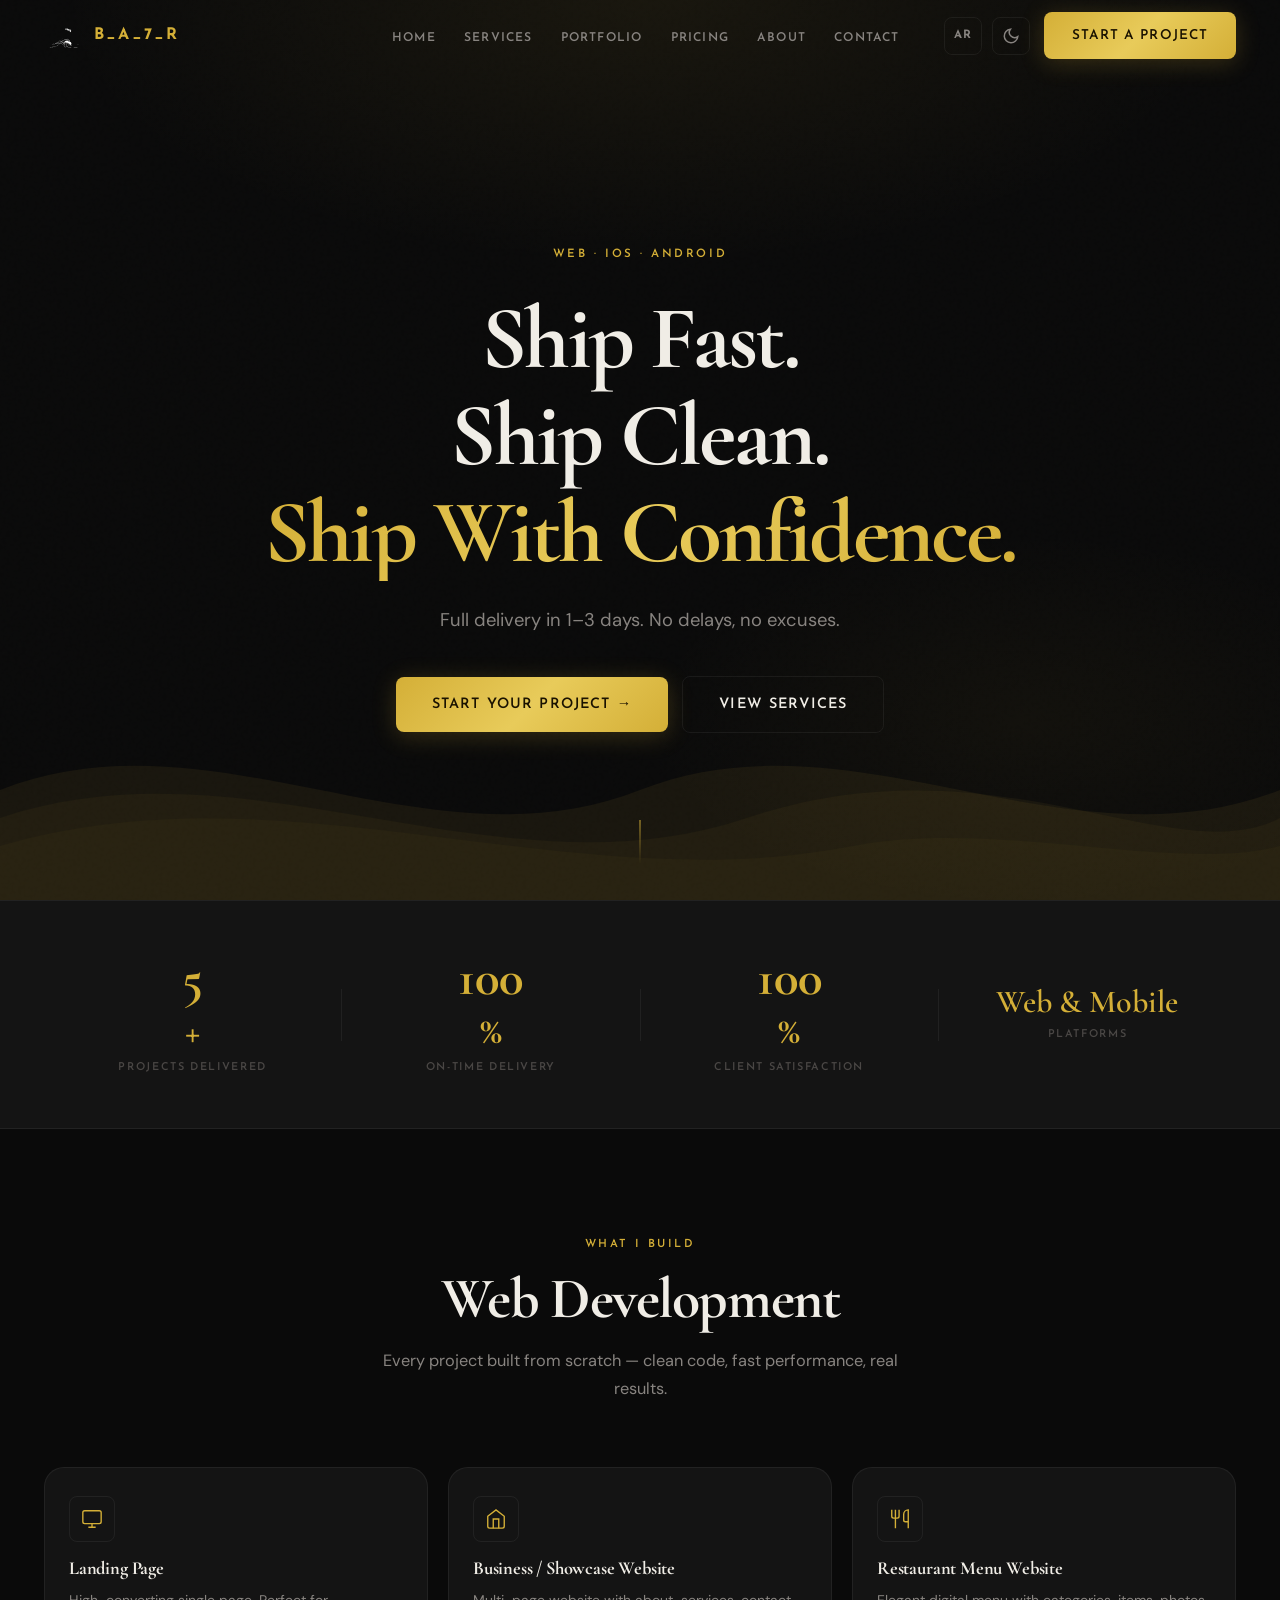
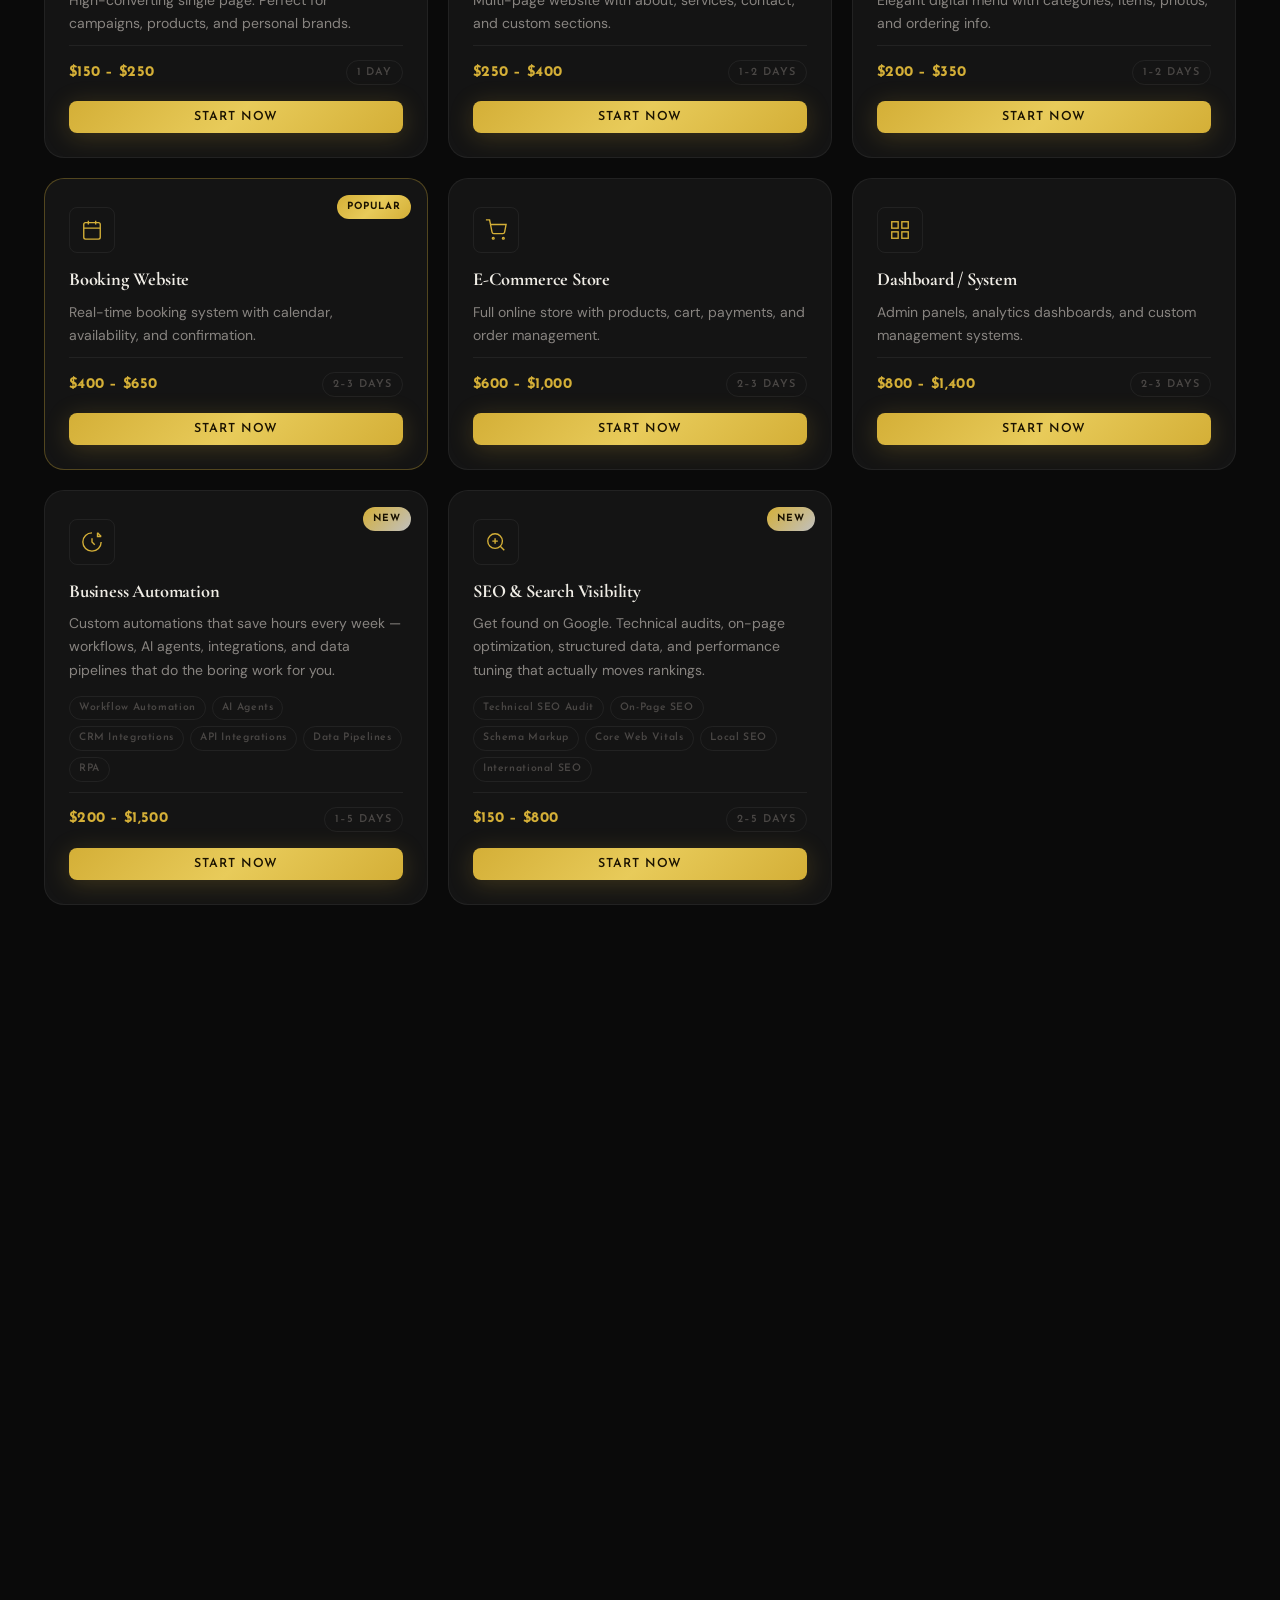
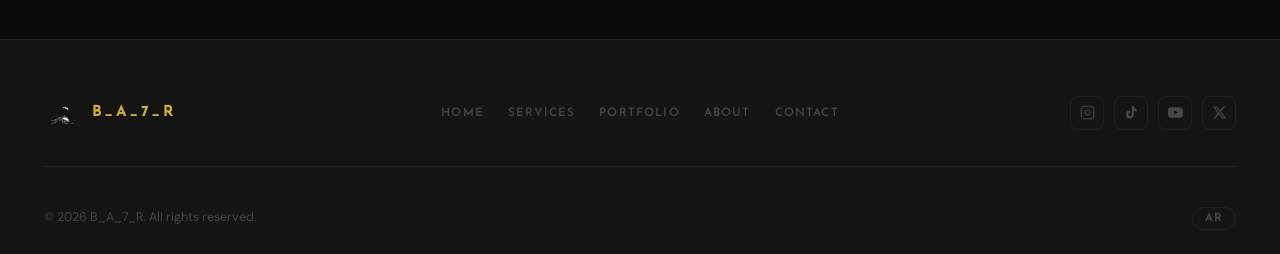
<file: index.html>
<!DOCTYPE html>
<html lang="en" data-theme="dark" data-lang="en">

<head>
  <meta charset="UTF-8" />
  <meta name="viewport" content="width=device-width, initial-scale=1.0" />
  <meta name="google-site-verification" content="2u6_WOwHGmsHaqbhB_VgZY5TjJmLh5HH5n7mus6VFL4" />
  <!-- ═══ PRIMARY SEO META ══════════════════════════════ -->
  <title>B_A_7_R — Freelance Web &amp; App Developer | Delivered in Days</title>
  <meta name="description"
    content="Fast, clean websites and mobile apps by Bahr (B_A_7_R). Websites in 1–3 days, apps in 2–5 days. Business Automation, SEO. Serving clients worldwide from Jordan." />
  <meta name="keywords"
    content="مطور مواقع الأردن,مطور تطبيقات موبايل الأردن,تصميم مواقع عمان,فريلانسر مطور مواقع,web developer Jordan,freelance developer Amman,fast landing page developer,Next.js freelance developer,business automation freelancer,B_A_7_R,Bahr developer,ba7r,ba7rai" />
  <meta name="author" content="Bahr Ibrahim — B_A_7_R" />
  <meta name="robots" content="index, follow, max-snippet:-1, max-image-preview:large" />
  <meta name="theme-color" content="#0A0A0A" media="(prefers-color-scheme: dark)" />
  <meta name="theme-color" content="#FFFFFF" media="(prefers-color-scheme: light)" />
  <link rel="canonical" href="https://ba7rai.com/" />
  <meta name="google-site-verification" content="2u6_WOwNGmsHaqbhB_vgZY5TjJmLh5NHSn7mus6vFL4" />
  
  <!-- ═══ OPEN GRAPH ════════════════════════════════════ -->
  <meta property="og:site_name" content="B_A_7_R" />
  <meta property="og:title" content="B_A_7_R — Freelance Web &amp; App Developer | Delivered in Days" />
  <meta property="og:description"
    content="Fast, clean websites and mobile apps. Delivered in 1–3 days. Business Automation, SEO. Worldwide clients." />
  <meta property="og:type" content="website" />
  <meta property="og:url" content="https://ba7rai.com/" />
  <meta property="og:image" content="https://ba7rai.com/assets/images/og-image.jpg" />
  <meta property="og:image:width" content="1200" />
  <meta property="og:image:height" content="630" />
  <meta property="og:image:alt" content="B_A_7_R — Freelance Developer" />
  <meta property="og:locale" content="en_US" />
  <meta property="og:locale:alternate" content="ar_JO" />

  <!-- ═══ TWITTER CARD ══════════════════════════════════ -->
  <meta name="twitter:card" content="summary_large_image" />
  <meta name="twitter:site" content="@ba7raiibro" />
  <meta name="twitter:creator" content="@ba7raiibro" />
  <meta name="twitter:title" content="B_A_7_R — Freelance Web &amp; App Developer | Delivered in Days" />
  <meta name="twitter:description"
    content="Fast, clean websites and mobile apps. Delivered in 1–3 days. Worldwide clients." />
  <meta name="twitter:image" content="https://ba7rai.com/assets/images/og-image.jpg" />

  <!-- ═══ HREFLANG ═══════════════════════════════════════ -->
  <link rel="alternate" hreflang="en" href="https://ba7rai.com/" />
  <link rel="alternate" hreflang="ar" href="https://ba7rai.com/?lang=ar" />
  <link rel="alternate" hreflang="x-default" href="https://ba7rai.com/" />

  <!-- ═══ FAVICONS ═══════════════════════════════════════ -->
  <link rel="icon" type="image/svg+xml" href="assets/images/favicon.svg" />
  <link rel="icon" type="image/png" sizes="32x32" href="assets/images/favicon-32.png" />
  <link rel="icon" type="image/png" sizes="16x16" href="assets/images/favicon-16.png" />
  <link rel="apple-touch-icon" sizes="180x180" href="assets/images/apple-touch-icon.png" />
  <link rel="manifest" href="site.webmanifest" />

  <!-- ═══ FONTS ══════════════════════════════════════════ -->
  <link rel="preconnect" href="https://fonts.googleapis.com" crossorigin />
  <link rel="preconnect" href="https://fonts.gstatic.com" crossorigin />

  <!-- ═══ PERFORMANCE: PRELOAD CRITICAL ASSETS ══════════ -->
  <link rel="preload" href="assets/images/logo-white.svg" as="image" type="image/svg+xml" />
  <link rel="preload" href="styles.css" as="style" />
  <link rel="preload"
    href="https://fonts.googleapis.com/css2?family=Cormorant+Garamond:wght@400;600;700&family=DM+Sans:wght@400;500;600&family=Josefin+Sans:wght@400;600;700&family=Noto+Kufi+Arabic:wght@400;500;700&display=swap"
    as="style" />
  <link
    href="https://fonts.googleapis.com/css2?family=Cormorant+Garamond:wght@400;600;700&family=DM+Sans:wght@400;500;600&family=Josefin+Sans:wght@400;600;700&family=Noto+Kufi+Arabic:wght@400;500;700&display=swap"
    rel="stylesheet" />

  <!-- ═══ STYLES ═════════════════════════════════════════ -->
  <link rel="stylesheet" href="styles.css" />

  <!-- ═══ STRUCTURED DATA ════════════════════════════════ -->
  <script type="application/ld+json">
  {
    "@context": "https://schema.org",
    "@graph": [
      {
        "@type": "WebSite",
        "@id": "https://ba7rai.com/#website",
        "url": "https://ba7rai.com/",
        "name": "B_A_7_R",
        "description": "Freelance web and mobile app developer. Fast delivery worldwide.",
        "inLanguage": ["en", "ar"]
      },
      {
        "@type": "Person",
        "@id": "https://ba7rai.com/#person",
        "name": "Bahr Ibrahim",
        "givenName": "Bahr",
        "alternateName": ["B_A_7_R", "ba7r", "ba7rai"],
        "url": "https://ba7rai.com/",
        "image": "https://ba7rai.com/assets/images/og-image.jpg",
        "telephone": "+962777832959",
        "email": "ba7raiibro@gmail.com",
        "jobTitle": "Freelance Web & Mobile App Developer",
        "knowsAbout": ["Web Development", "Mobile App Development", "React.js", "Next.js", "Flutter", "React Native", "Node.js", "SEO", "Business Automation"],
        "address": {
          "@type": "PostalAddress",
          "addressCountry": "JO",
          "addressLocality": "Amman"
        },
        "sameAs": [
          "https://www.instagram.com/b_a_7_r.ai",
          "https://www.tiktok.com/@b_a_7_r.ai",
          "https://youtube.com/@b_a_7rai",
          "https://x.com/ba7raiibro"
        ]
      },
      {
        "@type": "LocalBusiness",
        "@id": "https://ba7rai.com/#business",
        "name": "B_A_7_R",
        "legalName": "B_A_7_R Freelance Development",
        "description": "Professional web and mobile app development, business automation, and SEO. Fast delivery in 1–3 days.",
        "url": "https://ba7rai.com/",
        "telephone": "+962777832959",
        "email": "ba7raiibro@gmail.com",
        "founder": {"@id": "https://ba7rai.com/#person"},
        "address": {
          "@type": "PostalAddress",
          "addressCountry": "JO",
          "addressLocality": "Amman"
        },
        "areaServed": {"@type": "Country", "name": "Worldwide"},
        "priceRange": "$150–$1800+",
        "currenciesAccepted": "USD, JOD",
        "paymentAccepted": "PayPal, Wise, Bank Transfer, Visa, CliQ, Cash",
        "hasOfferCatalog": {
          "@type": "OfferCatalog",
          "name": "Development Services",
          "itemListElement": [
            {"@type": "Offer", "itemOffered": {"@type": "Service", "name": "Landing Page", "description": "High-converting single page delivered in 1 day"}, "price": "150", "priceCurrency": "USD"},
            {"@type": "Offer", "itemOffered": {"@type": "Service", "name": "Business Website", "description": "Multi-page business or showcase website"}, "price": "250", "priceCurrency": "USD"},
            {"@type": "Offer", "itemOffered": {"@type": "Service", "name": "E-Commerce Store", "description": "Full online store with payments"}, "price": "600", "priceCurrency": "USD"},
            {"@type": "Offer", "itemOffered": {"@type": "Service", "name": "Mobile App", "description": "iOS and Android app"}, "price": "600", "priceCurrency": "USD"},
            {"@type": "Offer", "itemOffered": {"@type": "Service", "name": "Business Automation", "description": "Workflow automation, AI agents, integrations"}, "price": "200", "priceCurrency": "USD"},
            {"@type": "Offer", "itemOffered": {"@type": "Service", "name": "SEO & Search Visibility", "description": "Technical SEO, on-page optimization, schema markup"}, "price": "150", "priceCurrency": "USD"}
          ]
        }
      },
      {
        "@type": "FAQPage",
        "@id": "https://ba7rai.com/#faq",
        "mainEntity": [
          {"@type": "Question", "name": "How do we start?", "acceptedAnswer": {"@type": "Answer", "text": "Send me a message on WhatsApp, tell me what you need, and I'll get back to you within a few hours with a clear plan and price."}},
          {"@type": "Question", "name": "How long does it take?", "acceptedAnswer": {"@type": "Answer", "text": "Websites delivered in 1–3 days. Apps in 2–5 days."}},
          {"@type": "Question", "name": "How much does it cost?", "acceptedAnswer": {"@type": "Answer", "text": "Prices start from $150 for a landing page up to $1,800+ for advanced apps. Everything is transparent."}},
          {"@type": "Question", "name": "How do I pay?", "acceptedAnswer": {"@type": "Answer", "text": "50% upfront, 50% on delivery. I accept PayPal, Wise, Western Union, bank transfer, Visa, CliQ (Jordan), and cash."}},
          {"@type": "Question", "name": "Do you work alone?", "acceptedAnswer": {"@type": "Answer", "text": "Yes. You deal directly with me — no teams, no outsourcing, no miscommunication."}}
        ]
      }
    ]
  }
  </script>
</head>

<body>

  <!-- ══════════════════════════════════════
       NAVBAR
  ══════════════════════════════════════ -->
  <nav id="navbar" role="navigation" aria-label="Main navigation">
    <div class="nav-inner">
      <a href="#hero" class="nav-logo" aria-label="B_A_7_R Home">
        <img src="assets/images/logo-white.svg" alt="B_A_7_R" class="nav-logo-img logo-adaptive" width="54" height="32"
          fetchpriority="high" />
        <span class="nav-logo-text">B_A_7_R</span>
      </a>

      <button class="nav-hamburger" id="nav-hamburger" aria-label="Toggle menu" aria-expanded="false">
        <span></span><span></span><span></span>
      </button>

      <ul class="nav-links" id="nav-links" role="list">
        <li><a href="#hero" class="nav-link" data-en="Home" data-ar="الرئيسية">Home</a></li>
        <li><a href="#web-services" class="nav-link" data-en="Services" data-ar="الخدمات">Services</a></li>
        <li><a href="#portfolio" class="nav-link" data-en="Portfolio" data-ar="أعمالي">Portfolio</a></li>
        <li><a href="#web-services" class="nav-link" data-en="Pricing" data-ar="الأسعار">Pricing</a></li>
        <li><a href="#about" class="nav-link" data-en="About" data-ar="عني">About</a></li>
        <li><a href="#contact" class="nav-link" data-en="Contact" data-ar="تواصل">Contact</a></li>
      </ul>

      <div class="nav-controls">
        <button id="lang-toggle" class="ctrl-btn" aria-label="Toggle language">
          <span class="lang-label-en">AR</span>
          <span class="lang-label-ar" hidden>EN</span>
        </button>
        <button id="theme-toggle" class="ctrl-btn" aria-label="Toggle dark/light mode">
          <svg class="icon-moon" viewBox="0 0 24 24" fill="none" stroke="currentColor" stroke-width="2"
            aria-hidden="true">
            <path d="M21 12.79A9 9 0 1 1 11.21 3 7 7 0 0 0 21 12.79z" />
          </svg>
          <svg class="icon-sun" viewBox="0 0 24 24" fill="none" stroke="currentColor" stroke-width="2"
            aria-hidden="true" hidden>
            <circle cx="12" cy="12" r="5" />
            <line x1="12" y1="1" x2="12" y2="3" />
            <line x1="12" y1="21" x2="12" y2="23" />
            <line x1="4.22" y1="4.22" x2="5.64" y2="5.64" />
            <line x1="18.36" y1="18.36" x2="19.78" y2="19.78" />
            <line x1="1" y1="12" x2="3" y2="12" />
            <line x1="21" y1="12" x2="23" y2="12" />
            <line x1="4.22" y1="19.78" x2="5.64" y2="18.36" />
            <line x1="18.36" y1="5.64" x2="19.78" y2="4.22" />
          </svg>
        </button>
        <a href="https://wa.me/962777832959?text=Hi%20Bahr!%20I'd%20like%20to%20start%20a%20project." target="_blank"
          rel="noopener noreferrer" class="btn btn-gold nav-cta" data-en="Start a Project" data-ar="ابدأ مشروعك">Start a
          Project</a>
      </div>
    </div>
  </nav>

  <main id="main-content">

    <!-- ══════════════════════════════════════
         HERO — Phase 5: global headline Option B
    ══════════════════════════════════════ -->
    <section id="hero" aria-label="Hero">
      <div class="hero-bg" aria-hidden="true">
        <div class="hero-noise"></div>
        <div class="hero-glow"></div>
        <div class="hero-wave-wrap">
          <svg class="hero-wave" viewBox="0 0 1440 320" preserveAspectRatio="none">
            <path class="hw1" d="M0,192 C240,96 480,288 720,192 C960,96 1200,288 1440,192 L1440,320 L0,320 Z" />
            <path class="hw2" d="M0,224 C280,128 560,320 840,224 C1120,128 1320,288 1440,224 L1440,320 L0,320 Z" />
            <path class="hw3" d="M0,256 C320,160 640,320 960,256 C1120,224 1320,288 1440,256 L1440,320 L0,320 Z" />
          </svg>
        </div>
      </div>

      <div class="hero-content container">
        <p class="hero-eyebrow reveal-up" data-en="Web · iOS · Android" data-ar="ويب · iOS · Android">Web · iOS ·
          Android</p>
        <h1 class="hero-h1 reveal-up" style="animation-delay:.1s">
          <span class="h1-line1" data-en="Ship Fast." data-ar="أسرع.">Ship Fast.</span>
          <span class="h1-line2" data-en="Ship Clean." data-ar="أنظف.">Ship Clean.</span>
          <span class="h1-line3 text-gold" data-en="Ship With Confidence." data-ar="بثقة.">Ship With Confidence.</span>
        </h1>
        <p class="hero-sub reveal-up" style="animation-delay:.2s"
          data-en="Full delivery in 1–3 days. No delays, no excuses."
          data-ar="التسليم الكامل خلال 1–3 أيام. بدون تأخير، بدون أعذار.">
          Full delivery in 1–3 days. No delays, no excuses.
        </p>
        <div class="hero-ctas reveal-up" style="animation-delay:.3s">
          <a href="https://wa.me/962777832959?text=Hi%20Bahr!%20I'd%20like%20to%20start%20a%20project.%0A%0AMy%20name%3A%0AMy%20project%3A%0ADetails%3A"
            target="_blank" rel="noopener noreferrer" class="btn btn-gold btn-lg" data-en="Start Your Project →"
            data-ar="ابدأ مشروعك ←">Start Your Project →</a>
          <a href="#web-services" class="btn btn-outline btn-lg" data-en="View Services" data-ar="الخدمات">View
            Services</a>
        </div>
      </div>

      <div class="hero-scroll" aria-hidden="true">
        <div class="scroll-line"></div>
      </div>
    </section>

    <!-- ══════════════════════════════════════
         STATS
    ══════════════════════════════════════ -->
    <section id="stats" aria-label="Key stats">
      <div class="stats-bar container">
        <div class="stat" data-reveal>
          <span class="stat-num" data-target="5">0</span><span class="stat-sym">+</span>
          <span class="stat-lbl" data-en="Projects Delivered" data-ar="مشاريع مسلّمة">Projects Delivered</span>
        </div>
        <div class="stat-sep" aria-hidden="true"></div>
        <div class="stat" data-reveal>
          <span class="stat-num" data-target="100">0</span><span class="stat-sym">%</span>
          <span class="stat-lbl" data-en="On-Time Delivery" data-ar="تسليم في الوقت">On-Time Delivery</span>
        </div>
        <div class="stat-sep" aria-hidden="true"></div>
        <div class="stat" data-reveal>
          <span class="stat-num" data-target="100">0</span><span class="stat-sym">%</span>
          <span class="stat-lbl" data-en="Client Satisfaction" data-ar="رضا العملاء">Client Satisfaction</span>
        </div>
        <div class="stat-sep" aria-hidden="true"></div>
        <div class="stat" data-reveal>
          <span class="stat-txt">Web &amp; Mobile</span>
          <span class="stat-lbl" data-en="Platforms" data-ar="المنصات">Platforms</span>
        </div>
      </div>
    </section>

    <!-- ══════════════════════════════════════
         WEB SERVICES
    ══════════════════════════════════════ -->
    <section id="web-services" aria-label="Web development services"
      style="content-visibility:auto;contain-intrinsic-size:0 800px">
      <div class="container">
        <header class="section-hd" data-reveal>
          <span class="section-tag" data-en="What I Build" data-ar="شو بأبني">What I Build</span>
          <h2 class="section-title" data-en="Web Development" data-ar="تطوير المواقع">Web Development</h2>
          <p class="section-sub"
            data-en="Every project built from scratch — clean code, fast performance, real results."
            data-ar="كل مشروع مبني من الصفر — كود نظيف، أداء سريع، نتائج حقيقية.">Every project built from scratch —
            clean code, fast performance, real results.</p>
        </header>

        <div class="svc-grid">
          <article class="svc-card" data-reveal data-service="Landing Page">
            <div class="svc-icon" aria-hidden="true"><svg viewBox="0 0 24 24" fill="none" stroke="currentColor"
                stroke-width="1.5">
                <rect x="2" y="3" width="20" height="14" rx="2" />
                <path d="M8 21h8M12 17v4" />
              </svg></div>
            <div class="svc-body">
              <h3 data-en="Landing Page" data-ar="صفحة هبوط">Landing Page</h3>
              <p data-en="High-converting single page. Perfect for campaigns, products, and personal brands."
                data-ar="صفحة واحدة عالية التحويل. مثالية للحملات والمنتجات والعلامات الشخصية.">High-converting single
                page. Perfect for campaigns, products, and personal brands.</p>
              <div class="svc-meta"><span class="svc-price">$150 – $250</span><span class="svc-del" data-en="1 day"
                  data-ar="يوم واحد">1 day</span></div>
            </div>
            <button class="btn btn-gold btn-sm wa-btn" data-service-en="Landing Page" data-service-ar="صفحة هبوط"
              data-en="Start Now" data-ar="ابدأ الآن">Start Now</button>
          </article>

          <article class="svc-card" data-reveal data-service="Business Website">
            <div class="svc-icon" aria-hidden="true"><svg viewBox="0 0 24 24" fill="none" stroke="currentColor"
                stroke-width="1.5">
                <path d="M3 9l9-7 9 7v11a2 2 0 0 1-2 2H5a2 2 0 0 1-2-2z" />
                <polyline points="9 22 9 12 15 12 15 22" />
              </svg></div>
            <div class="svc-body">
              <h3 data-en="Business / Showcase Website" data-ar="موقع شركة / عرض">Business / Showcase Website</h3>
              <p data-en="Multi-page website with about, services, contact, and custom sections."
                data-ar="موقع متعدد الصفحات مع من نحن، الخدمات، التواصل، وأقسام مخصصة.">Multi-page website with about,
                services, contact, and custom sections.</p>
              <div class="svc-meta"><span class="svc-price">$250 – $400</span><span class="svc-del" data-en="1–2 days"
                  data-ar="1–2 أيام">1–2 days</span></div>
            </div>
            <button class="btn btn-gold btn-sm wa-btn" data-service-en="Business/Showcase Website"
              data-service-ar="موقع شركة / عرض" data-en="Start Now" data-ar="ابدأ الآن">Start Now</button>
          </article>

          <article class="svc-card" data-reveal data-service="Restaurant Menu">
            <div class="svc-icon" aria-hidden="true"><svg viewBox="0 0 24 24" fill="none" stroke="currentColor"
                stroke-width="1.5">
                <path d="M3 2v7c0 1.1.9 2 2 2h4a2 2 0 0 0 2-2V2" />
                <path d="M7 2v20M21 15V2a5 5 0 0 0-5 5v6c0 1.1.9 2 2 2h3zm0 0v7" />
              </svg></div>
            <div class="svc-body">
              <h3 data-en="Restaurant Menu Website" data-ar="موقع قائمة مطعم">Restaurant Menu Website</h3>
              <p data-en="Elegant digital menu with categories, items, photos, and ordering info."
                data-ar="قائمة رقمية أنيقة مع فئات وعناصر وصور ومعلومات الطلب.">Elegant digital menu with categories,
                items, photos, and ordering info.</p>
              <div class="svc-meta"><span class="svc-price">$200 – $350</span><span class="svc-del" data-en="1–2 days"
                  data-ar="1–2 أيام">1–2 days</span></div>
            </div>
            <button class="btn btn-gold btn-sm wa-btn" data-service-en="Restaurant Menu Website"
              data-service-ar="موقع قائمة مطعم" data-en="Start Now" data-ar="ابدأ الآن">Start Now</button>
          </article>

          <article class="svc-card svc-featured" data-reveal data-service="Booking Website">
            <span class="svc-badge" data-en="Popular" data-ar="الأكثر طلباً">Popular</span>
            <div class="svc-icon" aria-hidden="true"><svg viewBox="0 0 24 24" fill="none" stroke="currentColor"
                stroke-width="1.5">
                <rect x="3" y="4" width="18" height="18" rx="2" />
                <line x1="16" y1="2" x2="16" y2="6" />
                <line x1="8" y1="2" x2="8" y2="6" />
                <line x1="3" y1="10" x2="21" y2="10" />
              </svg></div>
            <div class="svc-body">
              <h3 data-en="Booking Website" data-ar="موقع حجوزات">Booking Website</h3>
              <p data-en="Real-time booking system with calendar, availability, and confirmation."
                data-ar="نظام حجز فوري مع تقويم وتوفر وتأكيد.">Real-time booking system with calendar, availability, and
                confirmation.</p>
              <div class="svc-meta"><span class="svc-price">$400 – $650</span><span class="svc-del" data-en="2–3 days"
                  data-ar="2–3 أيام">2–3 days</span></div>
            </div>
            <button class="btn btn-gold btn-sm wa-btn" data-service-en="Booking Website" data-service-ar="موقع حجوزات"
              data-en="Start Now" data-ar="ابدأ الآن">Start Now</button>
          </article>

          <article class="svc-card" data-reveal data-service="E-Commerce Store">
            <div class="svc-icon" aria-hidden="true"><svg viewBox="0 0 24 24" fill="none" stroke="currentColor"
                stroke-width="1.5">
                <circle cx="9" cy="21" r="1" />
                <circle cx="20" cy="21" r="1" />
                <path d="M1 1h4l2.68 13.39a2 2 0 0 0 2 1.61h9.72a2 2 0 0 0 2-1.61L23 6H6" />
              </svg></div>
            <div class="svc-body">
              <h3 data-en="E-Commerce Store" data-ar="متجر إلكتروني">E-Commerce Store</h3>
              <p data-en="Full online store with products, cart, payments, and order management."
                data-ar="متجر كامل مع منتجات وسلة وبوابة دفع وإدارة طلبات.">Full online store with products, cart,
                payments, and order management.</p>
              <div class="svc-meta"><span class="svc-price">$600 – $1,000</span><span class="svc-del" data-en="2–3 days"
                  data-ar="2–3 أيام">2–3 days</span></div>
            </div>
            <button class="btn btn-gold btn-sm wa-btn" data-service-en="E-Commerce Store"
              data-service-ar="متجر إلكتروني" data-en="Start Now" data-ar="ابدأ الآن">Start Now</button>
          </article>

          <article class="svc-card" data-reveal data-service="Dashboard System">
            <div class="svc-icon" aria-hidden="true"><svg viewBox="0 0 24 24" fill="none" stroke="currentColor"
                stroke-width="1.5">
                <rect x="3" y="3" width="7" height="7" />
                <rect x="14" y="3" width="7" height="7" />
                <rect x="14" y="14" width="7" height="7" />
                <rect x="3" y="14" width="7" height="7" />
              </svg></div>
            <div class="svc-body">
              <h3 data-en="Dashboard / System" data-ar="لوحة تحكم / نظام">Dashboard / System</h3>
              <p data-en="Admin panels, analytics dashboards, and custom management systems."
                data-ar="لوحات إدارة، تحليلات، وأنظمة إدارة مخصصة.">Admin panels, analytics dashboards, and custom
                management systems.</p>
              <div class="svc-meta"><span class="svc-price">$800 – $1,400</span><span class="svc-del" data-en="2–3 days"
                  data-ar="2–3 أيام">2–3 days</span></div>
            </div>
            <button class="btn btn-gold btn-sm wa-btn" data-service-en="Dashboard/System"
              data-service-ar="لوحة تحكم / نظام" data-en="Start Now" data-ar="ابدأ الآن">Start Now</button>
          </article>

          <!-- ── NEW: Business Automation (Phase 6) ── -->
          <article class="svc-card svc-new" data-reveal data-service="Business Automation">
            <span class="svc-badge svc-badge-new" data-en="New" data-ar="جديد">New</span>
            <div class="svc-icon" aria-hidden="true"><svg viewBox="0 0 24 24" fill="none" stroke="currentColor"
                stroke-width="1.5">
                <path d="M12 2a10 10 0 1 0 10 10" />
                <path d="M12 8v4l3 3" />
                <path d="M18 2v4h4" />
                <path d="M22 6l-4-4" />
              </svg></div>
            <div class="svc-body">
              <h3 data-en="Business Automation" data-ar="أتمتة الأعمال">Business Automation</h3>
              <p data-en="Custom automations that save hours every week — workflows, AI agents, integrations, and data pipelines that do the boring work for you."
                data-ar="أتمتة مخصصة بتوفرلك ساعات كل أسبوع — ورك فلوز، وكلاء ذكاء اصطناعي، تكاملات، وأنابيب بيانات بتشتغل بدالك.">
                Custom automations that save hours every week — workflows, AI agents, integrations, and data pipelines
                that do the boring work for you.</p>
              <ul class="svc-tags">
                <li>Workflow Automation</li>
                <li>AI Agents</li>
                <li>CRM Integrations</li>
                <li>API Integrations</li>
                <li>Data Pipelines</li>
                <li>RPA</li>
              </ul>
              <div class="svc-meta"><span class="svc-price">$200 – $1,500</span><span class="svc-del" data-en="1–5 days"
                  data-ar="1–5 أيام">1–5 days</span></div>
            </div>
            <button class="btn btn-gold btn-sm wa-btn" data-service-en="Business Automation"
              data-service-ar="أتمتة الأعمال" data-en="Start Now" data-ar="ابدأ الآن">Start Now</button>
          </article>

          <!-- ── NEW: SEO (Phase 6) ── -->
          <article class="svc-card svc-new" data-reveal data-service="SEO">
            <span class="svc-badge svc-badge-new" data-en="New" data-ar="جديد">New</span>
            <div class="svc-icon" aria-hidden="true"><svg viewBox="0 0 24 24" fill="none" stroke="currentColor"
                stroke-width="1.5">
                <circle cx="11" cy="11" r="8" />
                <path d="m21 21-4.35-4.35" />
                <path d="M11 8v6M8 11h6" />
              </svg></div>
            <div class="svc-body">
              <h3 data-en="SEO & Search Visibility" data-ar="تحسين ظهور الموقع (SEO)">SEO &amp; Search Visibility</h3>
              <p data-en="Get found on Google. Technical audits, on-page optimization, structured data, and performance tuning that actually moves rankings."
                data-ar="خلي موقعك يظهر على جوجل. تدقيق تقني، تحسين داخلي، بيانات منظمة، وتحسين أداء بيرفع ترتيبك فعلياً.">
                Get found on Google. Technical audits, on-page optimization, structured data, and performance tuning
                that actually moves rankings.</p>
              <ul class="svc-tags">
                <li>Technical SEO Audit</li>
                <li>On-Page SEO</li>
                <li>Schema Markup</li>
                <li>Core Web Vitals</li>
                <li>Local SEO</li>
                <li>International SEO</li>
              </ul>
              <div class="svc-meta"><span class="svc-price">$150 – $800</span><span class="svc-del" data-en="2–5 days"
                  data-ar="2–5 أيام">2–5 days</span></div>
            </div>
            <button class="btn btn-gold btn-sm wa-btn" data-service-en="SEO & Search Visibility"
              data-service-ar="تحسين ظهور الموقع (SEO)" data-en="Start Now" data-ar="ابدأ الآن">Start Now</button>
          </article>
        </div>
      </div>
    </section>

    <!-- ══════════════════════════════════════
         MOBILE APP SERVICES
    ══════════════════════════════════════ -->
    <section id="mobile-services" aria-label="Mobile app services"
      style="content-visibility:auto;contain-intrinsic-size:0 600px">
      <div class="container">
        <header class="section-hd" data-reveal>
          <span class="section-tag" data-en="Mobile Apps" data-ar="تطبيقات الموبايل">Mobile Apps</span>
          <h2 class="section-title" data-en="iOS &amp; Android" data-ar="iOS وAndroid">iOS &amp; Android</h2>
          <p class="section-sub"
            data-en="Native-quality apps built with cross-platform technology. One codebase, both platforms."
            data-ar="تطبيقات بجودة أصيلة مبنية بتقنية متعددة المنصات. كودبيس واحد، منصتان.">Native-quality apps built
            with cross-platform technology. One codebase, both platforms.</p>
        </header>
        <div class="svc-grid svc-grid-3">
          <article class="svc-card" data-reveal>
            <div class="svc-icon" aria-hidden="true"><svg viewBox="0 0 24 24" fill="none" stroke="currentColor"
                stroke-width="1.5">
                <rect x="5" y="2" width="14" height="20" rx="2" />
                <line x1="12" y1="18" x2="12.01" y2="18" />
              </svg></div>
            <div class="svc-body">
              <h3 data-en="Simple App" data-ar="تطبيق بسيط">Simple App</h3>
              <p data-en="iOS or Android. Clean UI, core features, ready to publish on App Store / Play Store."
                data-ar="iOS أو Android. واجهة نظيفة، ميزات أساسية، جاهز للنشر.">iOS or Android. Clean UI, core
                features, ready to publish.</p>
              <div class="svc-meta"><span class="svc-price">$600 – $900</span><span class="svc-del" data-en="2–3 days"
                  data-ar="2–3 أيام">2–3 days</span></div>
            </div>
            <button class="btn btn-gold btn-sm wa-btn" data-service-en="Simple Mobile App (iOS or Android)"
              data-service-ar="تطبيق بسيط (iOS أو Android)" data-en="Start Now" data-ar="ابدأ الآن">Start Now</button>
          </article>
          <article class="svc-card svc-featured" data-reveal>
            <span class="svc-badge" data-en="Best Value" data-ar="أفضل قيمة">Best Value</span>
            <div class="svc-icon" aria-hidden="true"><svg viewBox="0 0 24 24" fill="none" stroke="currentColor"
                stroke-width="1.5">
                <rect x="5" y="2" width="14" height="20" rx="2" />
                <line x1="12" y1="18" x2="12.01" y2="18" />
                <path d="M9 2h6" />
              </svg></div>
            <div class="svc-body">
              <h3 data-en="Medium App (iOS + Android)" data-ar="تطبيق متوسط (iOS + Android)">Medium App (iOS + Android)
              </h3>
              <p data-en="Cross-platform app with authentication, database, and both platforms."
                data-ar="تطبيق متعدد المنصات مع تسجيل دخول، قاعدة بيانات، ومنصتان.">Cross-platform app with
                authentication, database, and both platforms.</p>
              <div class="svc-meta"><span class="svc-price">$1,000 – $1,500</span><span class="svc-del"
                  data-en="3–5 days" data-ar="3–5 أيام">3–5 days</span></div>
            </div>
            <button class="btn btn-gold btn-sm wa-btn" data-service-en="Medium App (iOS + Android)"
              data-service-ar="تطبيق متوسط (iOS + Android)" data-en="Start Now" data-ar="ابدأ الآن">Start Now</button>
          </article>
          <article class="svc-card" data-reveal>
            <div class="svc-icon" aria-hidden="true"><svg viewBox="0 0 24 24" fill="none" stroke="currentColor"
                stroke-width="1.5">
                <polygon
                  points="12 2 15.09 8.26 22 9.27 17 14.14 18.18 21.02 12 17.77 5.82 21.02 7 14.14 2 9.27 8.91 8.26 12 2" />
              </svg></div>
            <div class="svc-body">
              <h3 data-en="Advanced App" data-ar="تطبيق متقدم">Advanced App</h3>
              <p data-en="Complex apps with real-time features, payments, maps, notifications, and full backend."
                data-ar="تطبيقات معقدة مع ميزات فورية، مدفوعات، خرائط، وباك-إند كامل.">Complex apps with real-time
                features, payments, maps, and full backend.</p>
              <div class="svc-meta"><span class="svc-price">$1,800+</span><span class="svc-del" data-en="4–5 days"
                  data-ar="4–5 أيام">4–5 days</span></div>
            </div>
            <button class="btn btn-gold btn-sm wa-btn" data-service-en="Advanced Mobile App"
              data-service-ar="تطبيق موبايل متقدم" data-en="Start Now" data-ar="ابدأ الآن">Start Now</button>
          </article>
        </div>
      </div>
    </section>

    <!-- ══════════════════════════════════════
         MAINTENANCE
    ══════════════════════════════════════ -->
    <section id="maintenance" aria-label="Monthly maintenance"
      style="content-visibility:auto;contain-intrinsic-size:0 200px">
      <div class="container">
        <div class="maintenance-card" data-reveal>
          <div class="maint-icon" aria-hidden="true"><svg viewBox="0 0 24 24" fill="none" stroke="currentColor"
              stroke-width="1.5">
              <path d="M12 22s8-4 8-10V5l-8-3-8 3v7c0 6 8 10 8 10z" />
            </svg></div>
          <div class="maint-body">
            <span class="section-tag" data-en="Keep It Running" data-ar="خلي مشروعك شغّال دايماً">Keep It Running</span>
            <h2 data-en="Monthly Maintenance Plans" data-ar="خطط الصيانة الشهرية">Monthly Maintenance Plans</h2>
            <p data-en="Updates, fixes, and support so you never have to worry."
              data-ar="تحديثات، إصلاحات، ودعم مستمر بدون قلق.">Updates, fixes, and support so you never have to worry.
            </p>
          </div>
          <div class="maint-price">
            <span class="price-from" data-en="Starting at" data-ar="تبدأ من">Starting at</span>
            <span class="price-num">$30</span>
            <span class="price-period" data-en="/month" data-ar="/شهر">/month</span>
          </div>
          <a href="https://wa.me/962777832959?text=Hi%20Bahr!%20I'm%20interested%20in%20a%20Monthly%20Maintenance%20plan.%0A%0AMy%20name%3A%0AMy%20project%3A%0ADetails%3A"
            target="_blank" rel="noopener noreferrer" class="btn btn-gold" data-en="Get a Plan" data-ar="اختر خطة">Get a
            Plan</a>
        </div>
      </div>
    </section>

    <!-- ══════════════════════════════════════
         WHY B_A_7_R
    ══════════════════════════════════════ -->
    <section id="why" aria-label="Why B_A_7_R" style="content-visibility:auto;contain-intrinsic-size:0 600px">
      <div class="container">
        <header class="section-hd" data-reveal>
          <span class="section-tag" data-en="Why B_A_7_R" data-ar="ليش B_A_7_R">Why B_A_7_R</span>
          <h2 class="section-title" data-en="What Makes the Difference" data-ar="ما الذي يصنع الفرق">What Makes the
            Difference</h2>
        </header>
        <div class="why-grid">
          <div class="why-card" data-reveal>
            <div class="why-icon" aria-hidden="true"><svg viewBox="0 0 24 24" fill="none" stroke="currentColor"
                stroke-width="1.5">
                <path d="M13 2L3 14h9l-1 8 10-12h-9l1-8z" />
              </svg></div>
            <h3 data-en="Insane Speed" data-ar="سرعة حقيقية">Insane Speed</h3>
            <p data-en="Websites in 1–3 days. Apps in 2–5 days. No waiting, no excuses."
              data-ar="مواقع خلال 1–3 أيام. تطبيقات خلال 2–5 أيام.">Websites in 1–3 days. Apps in 2–5 days. No waiting,
              no excuses.</p>
          </div>
          <div class="why-card" data-reveal>
            <div class="why-icon" aria-hidden="true"><svg viewBox="0 0 24 24" fill="none" stroke="currentColor"
                stroke-width="1.5">
                <path d="M17 21v-2a4 4 0 0 0-4-4H5a4 4 0 0 0-4 4v2" />
                <circle cx="9" cy="7" r="4" />
                <path d="M23 21v-2a4 4 0 0 0-3-3.87M16 3.13a4 4 0 0 1 0 7.75" />
              </svg></div>
            <h3 data-en="Direct Communication" data-ar="تواصل مباشر">Direct Communication</h3>
            <p data-en="You deal directly with me. No middlemen, no miscommunication."
              data-ar="بتتعامل معي أنا مباشرة. بدون وسطاء.">You deal directly with me. No middlemen, no
              miscommunication.</p>
          </div>
          <div class="why-card" data-reveal>
            <div class="why-icon" aria-hidden="true"><svg viewBox="0 0 24 24" fill="none" stroke="currentColor"
                stroke-width="1.5">
                <polyline points="22 12 18 12 15 21 9 3 6 12 2 12" />
              </svg></div>
            <h3 data-en="Quality That Speaks" data-ar="جودة بتحكي عن نفسها">Quality That Speaks</h3>
            <p data-en="Clean code, smooth design, real results." data-ar="كود نظيف، تصميم سلس، نتائج حقيقية.">Clean
              code, smooth design, real results.</p>
          </div>
          <div class="why-card" data-reveal>
            <div class="why-icon" aria-hidden="true"><svg viewBox="0 0 24 24" fill="none" stroke="currentColor"
                stroke-width="1.5">
                <path d="M18 8h1a4 4 0 0 1 0 8h-1" />
                <path d="M2 8h16v9a4 4 0 0 1-4 4H6a4 4 0 0 1-4-4V8z" />
                <line x1="6" y1="1" x2="6" y2="4" />
                <line x1="10" y1="1" x2="10" y2="4" />
                <line x1="14" y1="1" x2="14" y2="4" />
              </svg></div>
            <h3 data-en="I Don't Disappear" data-ar="مش رح أختفي">I Don't Disappear</h3>
            <p data-en="Ongoing maintenance and support after every delivery." data-ar="صيانة ودعم مستمر بعد كل تسليم.">
              Ongoing maintenance and support after every delivery.</p>
          </div>
          <div class="why-card" data-reveal>
            <div class="why-icon" aria-hidden="true"><svg viewBox="0 0 24 24" fill="none" stroke="currentColor"
                stroke-width="1.5">
                <rect x="5" y="2" width="14" height="20" rx="2" />
                <path d="M12 18h.01M8 6h8M8 10h8M8 14h4" />
              </svg></div>
            <h3 data-en="Web + Mobile" data-ar="ويب + موبايل">Web + Mobile</h3>
            <p data-en="One developer for your website AND your app." data-ar="مطور واحد لموقعك ولتطبيقك.">One developer
              for your website AND your app.</p>
          </div>
          <div class="why-card" data-reveal>
            <div class="why-icon" aria-hidden="true"><svg viewBox="0 0 24 24" fill="none" stroke="currentColor"
                stroke-width="1.5">
                <circle cx="12" cy="12" r="10" />
                <polyline points="12 6 12 12 16 14" />
              </svg></div>
            <h3 data-en="On-Time Guarantee" data-ar="ضمان الوقت">On-Time Guarantee</h3>
            <p data-en="I commit to deadlines. Every time." data-ar="بلتزم بالمواعيد. دايماً.">I commit to deadlines.
              Every time.</p>
          </div>
        </div>
      </div>
    </section>

    <!-- ══════════════════════════════════════
         PROCESS
    ══════════════════════════════════════ -->
    <section id="process" aria-label="How it works" style="content-visibility:auto;contain-intrinsic-size:0 500px">
      <div class="container">
        <header class="section-hd" data-reveal>
          <span class="section-tag" data-en="How It Works" data-ar="كيف بشتغل">How It Works</span>
          <h2 class="section-title" data-en="Simple. Clear. Fast." data-ar="بسيط. واضح. سريع.">Simple. Clear. Fast.</h2>
        </header>
        <div class="process-row">
          <div class="process-connector" aria-hidden="true"></div>
          <div class="process-step" data-reveal>
            <span class="step-num">01</span>
            <div class="step-circle" aria-hidden="true"><svg viewBox="0 0 24 24" fill="none" stroke="currentColor"
                stroke-width="1.5">
                <path d="M21 15a2 2 0 0 1-2 2H7l-4 4V5a2 2 0 0 1 2-2h14a2 2 0 0 1 2 2z" />
              </svg></div>
            <h3 data-en="Contact" data-ar="تواصل">Contact</h3>
            <p data-en="Send me a message and tell me what you need." data-ar="ابعتلي رسالة وقولي شو بدك.">Send me a
              message and tell me what you need.</p>
          </div>
          <div class="process-step" data-reveal>
            <span class="step-num">02</span>
            <div class="step-circle" aria-hidden="true"><svg viewBox="0 0 24 24" fill="none" stroke="currentColor"
                stroke-width="1.5">
                <path d="M14 2H6a2 2 0 0 0-2 2v16a2 2 0 0 0 2 2h12a2 2 0 0 0 2-2V8z" />
                <polyline points="14 2 14 8 20 8" />
              </svg></div>
            <h3 data-en="Brief" data-ar="التفاصيل">Brief</h3>
            <p data-en="We agree on details, timeline, and price." data-ar="منتفق على التفاصيل والسعر والمدة.">We agree
              on details, timeline, and price.</p>
          </div>
          <div class="process-step" data-reveal>
            <span class="step-num">03</span>
            <div class="step-circle" aria-hidden="true"><svg viewBox="0 0 24 24" fill="none" stroke="currentColor"
                stroke-width="1.5">
                <polyline points="16 18 22 12 16 6" />
                <polyline points="8 6 2 12 8 18" />
              </svg></div>
            <h3 data-en="Build" data-ar="التنفيذ">Build</h3>
            <p data-en="I get to work immediately. No delays." data-ar="بشتغل فوراً بدون تأخير.">I get to work
              immediately. No delays.</p>
          </div>
          <div class="process-step" data-reveal>
            <span class="step-num">04</span>
            <div class="step-circle" aria-hidden="true"><svg viewBox="0 0 24 24" fill="none" stroke="currentColor"
                stroke-width="1.5">
                <polyline points="20 6 9 17 4 12" />
              </svg></div>
            <h3 data-en="Deliver" data-ar="التسليم">Deliver</h3>
            <p data-en="You receive your project on time, ready to launch."
              data-ar="بتستلم مشروعك بالوقت جاهز للإطلاق.">You receive your project on time, ready to launch.</p>
          </div>
        </div>
      </div>
    </section>

    <!-- ══════════════════════════════════════
         PORTFOLIO
    ══════════════════════════════════════ -->
    <section id="portfolio" aria-label="Portfolio" style="content-visibility:auto;contain-intrinsic-size:0 500px">
      <div class="container">
        <header class="section-hd" data-reveal>
          <span class="section-tag" data-en="My Work" data-ar="أعمالي">My Work</span>
          <h2 class="section-title" data-en="Built to Perform" data-ar="مبني للأداء">Built to Perform</h2>
        </header>
        <div class="port-filters" role="group" aria-label="Filter projects" data-reveal>
          <button class="filter-btn active" data-filter="all" data-en="All" data-ar="الكل">All</button>
          <button class="filter-btn" data-filter="web" data-en="Web" data-ar="ويب">Web</button>
          <button class="filter-btn" data-filter="mobile" data-en="Mobile" data-ar="موبايل">Mobile</button>
        </div>
        <div class="port-grid" id="portfolio-grid">
          <article class="port-item" data-category="web" data-reveal>
            <div class="port-thumb">
              <div class="port-placeholder"><img src="assets/images/logo-white.svg" alt="B_A_7_R portfolio website"
                  width="100" height="60" loading="lazy" /></div>
              <div class="port-overlay"><a href="#" class="btn btn-gold btn-sm" data-en="Live Site"
                  data-ar="الموقع المباشر">Live Site</a></div>
            </div>
            <div class="port-info">
              <h3 data-en="B_A_7_R Portfolio" data-ar="بورتفوليو B_A_7_R">B_A_7_R Portfolio</h3>
              <p class="port-tech">HTML · CSS · JavaScript</p>
              <span class="port-tag web-tag" data-en="Web" data-ar="ويب">Web</span>
            </div>
          </article>
        </div>
        <p class="port-note" data-reveal data-en="More real projects shipping soon — quality over quantity."
          data-ar="المزيد من المشاريع الحقيقية قريباً — الجودة قبل الكمية.">More real projects shipping soon — quality
          over quantity.</p>
      </div>
    </section>

    <!-- ══════════════════════════════════════
         ABOUT
    ══════════════════════════════════════ -->
    <section id="about" aria-label="About Bahr" style="content-visibility:auto;contain-intrinsic-size:0 500px">
      <div class="container">
        <div class="about-layout" data-reveal>
          <div class="about-visual">
            <div class="about-logo-wrap">
              <img src="assets/images/logo-white.svg" alt="B_A_7_R wave logo" class="about-logo logo-adaptive"
                width="280" height="168" loading="lazy" />
            </div>
            <p class="about-brand-label">B_A_7_R</p>
          </div>
          <div class="about-text">
            <span class="section-tag" data-en="About" data-ar="عني">About</span>
            <h2 data-en="19 years old. Started at eight." data-ar="19 سنة. بلشت من الثامنة.">19 years old. Started at eight.</h2>
            <p data-en="I'm Bahr—19 years old, but I've been in the workforce since I was eight. I started with construction tools, and today, I build websites and apps with that same grit. What sets me apart? Speed, quality, and integrity. When I commit to a deadline, I deliver. Always."
              data-ar="أنا بحر.. عمري 19 سنة، بس خبرتي بالشغل بدأت من وأنا ابن ثمانية. بلشت بـ 'عِدّة البنا'، واليوم عم ببني مواقع وتطبيقات بنفس القوة والجدية. شو اللي بيميزني؟ سرعتي، جودة شغلي، وصدقي مع العميل. لما بعطي كلمة بموعد.. بسلّم. دايماً.">
              I'm Bahr—19 years old, but I've been in the workforce since I was eight. I started with construction tools, and today, I build websites and apps with that same grit. What sets me apart? Speed, quality, and integrity. When I commit to a deadline, I deliver. Always.</p>
            <button class="btn btn-outline" id="read-story-btn" data-en="Read My Full Story →"
              data-ar="اقرأ قصتي الكاملة →">Read My Full Story →</button>
          </div>
        </div>
      </div>
    </section>

    <!-- About Modal -->
    <div id="about-modal" class="modal-overlay" role="dialog" aria-modal="true" aria-labelledby="modal-h2"
      aria-hidden="true">
      <div class="modal-box">
        <button class="modal-close" id="modal-close" aria-label="Close">
          <svg viewBox="0 0 24 24" fill="none" stroke="currentColor" stroke-width="2" aria-hidden="true">
            <line x1="18" y1="6" x2="6" y2="18" />
            <line x1="6" y1="6" x2="18" y2="18" />
          </svg>
        </button>
        <img src="assets/images/logo-white.svg" alt="" class="modal-logo logo-adaptive" width="80" height="48"
          loading="lazy" aria-hidden="true" />
        <h2 id="modal-h2" data-en="My Full Story" data-ar="قصتي الكاملة">My Full Story</h2>
        <div class="modal-body">
          <p data-en="I am Bahr—a 19-year-old developer who mastered the meaning of hard work long before writing my first line of code."
            data-ar="أنا بحر.. مبرمج عمري 19 سنة، بس تعلمت معنى الشغل والالتزام قبل ما أكتب أول سطر كود بحياتي.">
            I am Bahr—a 19-year-old developer who mastered the meaning of hard work long before writing my first line of code.</p>
          <p data-en="Since I was eight, I've been out in the field; I worked in construction, plumbing, and everything in between. It wasn't because I had to, but because I dreamt of being self-reliant and a support to my family, never a burden."
            data-ar="من وأنا عمري 8 سنين نزلت عالشغل؛ اشتغلت بالبنا، بالتمديدات، وبأي إشي ممكن تتخيله. مش عشان كنت مجبور، بس كان طموحي من صغري أعتمد على حالي وأكون سند لأهلي، مش حِمل عليهم.">
            Since I was eight, I've been out in the field; I worked in construction, plumbing, and everything in between. It wasn't because I had to, but because I dreamt of being self-reliant and a support to my family, never a burden.</p>
          <p data-en="Two years ago, I discovered the world of technology, and since then, I haven't looked back."
            data-ar="قبل سنتين، فتحت عيوني على عالم التكنولوجيا، ومن يومها.. ما تطلعت لورا.">
            Two years ago, I discovered the world of technology, and since then, I haven't looked back.</p>
          <p data-en="Today, I build websites and apps that actually work—fast, professional, and always on time. The same grit and discipline I learned while carrying construction tools at eight years old are exactly what drive me today."
            data-ar="اليوم، أنا ببني مواقع وتطبيقات بتشتغل صح؛ سريعة، احترافية، والأهم.. بتتسلم بوقتها. نفس التعب والجدية اللي تعلمتهم وأنا حامل عِدة الشغل وعمري 8 سنين، همّي نفسهم اللي بمشّوني اليوم.">
            Today, I build websites and apps that actually work—fast, professional, and always on time. The same grit and discipline I learned while carrying construction tools at eight years old are exactly what drive me today.</p>
          <p data-en="I'm not here to sell you empty promises; I'm here to deliver real results. When I commit to a deadline, I deliver. Every single time."
            data-ar="أنا مش هون عشان أبيعك حكي ووعود، أنا هون عشان أعطيك نتائج على أرض الواقع. الكلمة اللي بعطيها بموعد التسليم، بتصير.. كل مرة.">
            I'm not here to sell you empty promises; I'm here to deliver real results. When I commit to a deadline, I deliver. Every single time.</p>
          <p data-en="I might not have a massive portfolio of corporate giants yet, but I have something far more valuable: boundless ambition, relentless seriousness, and a work ethic that never quits."
            data-ar="يمكن لسا ما عندي هالبورتفوليو اللي مليان أسماء شركات ضخمة، بس عندي إشي أثمن بكثير: طموح ما له حدود، جدية، وأخلاقيات شغل ما بتعرف الاستسلام.">
            I might not have a massive portfolio of corporate giants yet, but I have something far more valuable: boundless ambition, relentless seriousness, and a work ethic that never quits.</p>
          <p data-en="If you're looking for someone who will treat your project as if it were their own and truly care for it... let's build something great together."
            data-ar="إذا عم بتدور على حدا يمسك مشروعك ويعامله كأنه مشروعه الخاص ويخاف عليه.. يلا نبني إشي عظيم مع بعض.">
            If you're looking for someone who will treat your project as if it were their own and truly care for it... let's build something great together.</p>
        </div>
        <a href="https://wa.me/962777832959" target="_blank" rel="noopener noreferrer" class="btn btn-gold"
          data-en="Start a Project With Me" data-ar="ابدأ مشروعاً معي">Start a Project With Me</a>
      </div>
    </div>

    <!-- ══════════════════════════════════════
         FAQ
    ══════════════════════════════════════ -->
    <section id="faq" aria-label="Frequently asked questions"
      style="content-visibility:auto;contain-intrinsic-size:0 700px">
      <div class="container">
        <header class="section-hd" data-reveal>
          <span class="section-tag" data-en="Got Questions?" data-ar="أسئلة شائعة">Got Questions?</span>
          <h2 class="section-title" data-en="Frequently Asked" data-ar="الأسئلة الأكثر شيوعاً">Frequently Asked</h2>
        </header>
        <div class="faq-list" data-reveal>
          <div class="faq-item"><button class="faq-q" aria-expanded="false"><span data-en="How do we start?"
                data-ar="كيف نبدأ؟">How do we start?</span><svg class="faq-arrow" viewBox="0 0 24 24" fill="none"
                stroke="currentColor" stroke-width="2" aria-hidden="true">
                <polyline points="6 9 12 15 18 9" />
              </svg></button>
            <div class="faq-a">
              <p data-en="Simple. Send me a message on WhatsApp, tell me what you need, and I'll get back to you within a few hours with a clear plan and price. No long forms, no waiting."
                data-ar="بسيطة. ابعتلي رسالة على واتساب، قولي شو بدك، ورح أرد عليك بساعات بخطة وسعر واضح.">Simple. Send
                me a message on WhatsApp, tell me what you need, and I'll get back to you within a few hours with a
                clear plan and price.</p>
            </div>
          </div>
          <div class="faq-item"><button class="faq-q" aria-expanded="false"><span data-en="How long does it take?"
                data-ar="قديش رح ياخد الوقت؟">How long does it take?</span><svg class="faq-arrow" viewBox="0 0 24 24"
                fill="none" stroke="currentColor" stroke-width="2" aria-hidden="true">
                <polyline points="6 9 12 15 18 9" />
              </svg></button>
            <div class="faq-a">
              <p data-en="Websites are delivered in 1–3 days. Apps in 2–5 days. I don't believe in unnecessary delays."
                data-ar="المواقع بتتسلم خلال 1–3 أيام. التطبيقات خلال 2–5 أيام.">Websites are delivered in 1–3 days.
                Apps in 2–5 days. I don't believe in unnecessary delays.</p>
            </div>
          </div>
          <div class="faq-item"><button class="faq-q" aria-expanded="false"><span data-en="How much does it cost?"
                data-ar="قديش رح يكلفني؟">How much does it cost?</span><svg class="faq-arrow" viewBox="0 0 24 24"
                fill="none" stroke="currentColor" stroke-width="2" aria-hidden="true">
                <polyline points="6 9 12 15 18 9" />
              </svg></button>
            <div class="faq-a">
              <p data-en="Prices start from $150 for a landing page up to $1,800+ for advanced apps. Everything is transparent — you'll know the exact price before we start."
                data-ar="الأسعار بتبدأ من $150 للاندينج بيج وبتوصل لـ $1,800+ للتطبيقات المتقدمة. كل شيء واضح.">Prices
                start from $150 for a landing page up to $1,800+ for advanced apps. Everything is transparent.</p>
            </div>
          </div>
          <div class="faq-item"><button class="faq-q" aria-expanded="false"><span
                data-en="What if I don't like the result?" data-ar="إذا ما عجبني الشغل؟">What if I don't like the
                result?</span><svg class="faq-arrow" viewBox="0 0 24 24" fill="none" stroke="currentColor"
                stroke-width="2" aria-hidden="true">
                <polyline points="6 9 12 15 18 9" />
              </svg></button>
            <div class="faq-a">
              <p data-en="I offer revisions until you're satisfied. Your satisfaction is always the priority."
                data-ar="بقدم تعديلات لحين ما توافق. رضاك دايماً هو الأولوية.">I offer revisions until you're satisfied.
                Your satisfaction is always the priority.</p>
            </div>
          </div>
          <div class="faq-item"><button class="faq-q" aria-expanded="false"><span data-en="How do I pay?"
                data-ar="كيف بصير الدفع؟">How do I pay?</span><svg class="faq-arrow" viewBox="0 0 24 24" fill="none"
                stroke="currentColor" stroke-width="2" aria-hidden="true">
                <polyline points="6 9 12 15 18 9" />
              </svg></button>
            <div class="faq-a">
              <p data-en="50% upfront and 50% on delivery. I accept PayPal, Wise, Western Union, bank transfer, Visa, CliQ (Jordan), and cash in person."
                data-ar="50% قبل البداية و50% عند التسليم. بقبل PayPal وWise وWestern Union وتحويل بنكي وفيزا وCliQ وكاش.">
                50% upfront and 50% on delivery. I accept PayPal, Wise, Western Union, bank transfer, Visa, CliQ
                (Jordan), and cash in person.</p>
            </div>
          </div>
          <div class="faq-item"><button class="faq-q" aria-expanded="false"><span
                data-en="Can I make changes after delivery?" data-ar="ممكن أعدل بعد التسليم؟">Can I make changes after
                delivery?</span><svg class="faq-arrow" viewBox="0 0 24 24" fill="none" stroke="currentColor"
                stroke-width="2" aria-hidden="true">
                <polyline points="6 9 12 15 18 9" />
              </svg></button>
            <div class="faq-a">
              <p data-en="Minor changes within the first week are free. For bigger updates, monthly maintenance plans start at $30/month."
                data-ar="أي تعديلات بسيطة خلال أول أسبوع مجانية. للتعديلات الأكبر في خطط صيانة شهرية تبدأ من $30/شهر.">
                Minor changes within the first week are free. For bigger updates, monthly maintenance plans start at
                $30/month.</p>
            </div>
          </div>
          <div class="faq-item"><button class="faq-q" aria-expanded="false"><span data-en="Do you work alone?"
                data-ar="بتشتغل لحالك؟">Do you work alone?</span><svg class="faq-arrow" viewBox="0 0 24 24" fill="none"
                stroke="currentColor" stroke-width="2" aria-hidden="true">
                <polyline points="6 9 12 15 18 9" />
              </svg></button>
            <div class="faq-a">
              <p data-en="Yes. You deal directly with me — no teams, no outsourcing, no miscommunication."
                data-ar="أيوه. بتتعامل معي أنا مباشرة — بدون فرق، بدون وسطاء.">Yes. You deal directly with me — no
                teams, no outsourcing, no miscommunication.</p>
            </div>
          </div>
          <div class="faq-item"><button class="faq-q" aria-expanded="false"><span
                data-en="What technologies do you use?" data-ar="شو التقنيات اللي بتستخدمها؟">What technologies do you
                use?</span><svg class="faq-arrow" viewBox="0 0 24 24" fill="none" stroke="currentColor" stroke-width="2"
                aria-hidden="true">
                <polyline points="6 9 12 15 18 9" />
              </svg></button>
            <div class="faq-a">
              <p data-en="React.js, Next.js, Flutter, React Native, Node.js, Firebase, Supabase, MongoDB, Python, TypeScript, Tailwind CSS, and more. I adapt to what your project needs."
                data-ar="React.js وNext.js وFlutter وReact Native وNode.js وFirebase وSupabase وMongoDB وPython وTypeScript وTailwind CSS وأكثر.">
                React.js, Next.js, Flutter, React Native, Node.js, Firebase, Supabase, MongoDB, Python, TypeScript,
                Tailwind CSS, and more.</p>
            </div>
          </div>
          <div class="faq-item"><button class="faq-q" aria-expanded="false"><span
                data-en="Do you work with clients worldwide?" data-ar="بتشتغل مع عملاء من برا الأردن؟">Do you work with
                clients worldwide?</span><svg class="faq-arrow" viewBox="0 0 24 24" fill="none" stroke="currentColor"
                stroke-width="2" aria-hidden="true">
                <polyline points="6 9 12 15 18 9" />
              </svg></button>
            <div class="faq-a">
              <p data-en="Absolutely. Communication is easy — WhatsApp, email, or a call. Clients worldwide."
                data-ar="بالتأكيد. التواصل سهل — واتساب، إيميل، أو مكالمة. عملاء من كل العالم.">Absolutely.
                Communication is easy — WhatsApp, email, or a call. Clients worldwide.</p>
            </div>
          </div>
        </div>
      </div>
    </section>

    <!-- ══════════════════════════════════════
         CONTACT
    ══════════════════════════════════════ -->
    <section id="contact" aria-label="Contact" style="content-visibility:auto;contain-intrinsic-size:0 500px">
      <div class="container">
        <header class="section-hd" data-reveal>
          <span class="section-tag" data-en="Let's Build Something" data-ar="يلا نبني شيء">Let's Build Something</span>
          <h2 class="section-title" data-en="Get In Touch" data-ar="تواصل معي">Get In Touch</h2>
        </header>
        <div class="contact-layout">
          <div class="contact-channels" data-reveal>
            <a href="https://wa.me/962777832959" target="_blank" rel="noopener noreferrer" class="contact-row wa-row">
              <span class="contact-icon" aria-hidden="true"><svg viewBox="0 0 24 24" fill="currentColor">
                  <path
                    d="M17.472 14.382c-.297-.149-1.758-.867-2.03-.967-.273-.099-.471-.148-.67.15-.197.297-.767.966-.94 1.164-.173.199-.347.223-.644.075-.297-.15-1.255-.463-2.39-1.475-.883-.788-1.48-1.761-1.653-2.059-.173-.297-.018-.458.13-.606.134-.133.298-.347.446-.52.149-.174.198-.298.298-.497.099-.198.05-.371-.025-.52-.075-.149-.669-1.612-.916-2.207-.242-.579-.487-.5-.669-.51-.173-.008-.371-.01-.57-.01-.198 0-.52.074-.792.372-.272.297-1.04 1.016-1.04 2.479 0 1.462 1.065 2.875 1.213 3.074.149.198 2.096 3.2 5.077 4.487.709.306 1.262.489 1.694.625.712.227 1.36.195 1.871.118.571-.085 1.758-.719 2.006-1.413.248-.694.248-1.289.173-1.413-.074-.124-.272-.198-.57-.347m-5.421 7.403h-.004a9.87 9.87 0 01-5.031-1.378l-.361-.214-3.741.982.998-3.648-.235-.374a9.86 9.86 0 01-1.51-5.26c.001-5.45 4.436-9.884 9.888-9.884 2.64 0 5.122 1.03 6.988 2.898a9.825 9.825 0 012.893 6.994c-.003 5.45-4.437 9.884-9.885 9.884m8.413-18.297A11.815 11.815 0 0012.05 0C5.495 0 .16 5.335.157 11.892c0 2.096.547 4.142 1.588 5.945L.057 24l6.305-1.654a11.882 11.882 0 005.683 1.448h.005c6.554 0 11.89-5.335 11.893-11.893a11.821 11.821 0 00-3.48-8.413z" />
                </svg></span>
              <span class="contact-lbl" data-en="WhatsApp" data-ar="واتساب">WhatsApp</span>
              <span class="contact-val">+962 777 832 959</span>
            </a>
            <a href="tel:+962777832959" class="contact-row">
              <span class="contact-icon" aria-hidden="true"><svg viewBox="0 0 24 24" fill="none" stroke="currentColor"
                  stroke-width="1.8">
                  <path
                    d="M22 16.92v3a2 2 0 01-2.18 2 19.79 19.79 0 01-8.63-3.07A19.5 19.5 0 013.29 9.11a2 2 0 012-2.18h3a2 2 0 012 1.72c.127.96.361 1.903.7 2.81a2 2 0 01-.45 2.11L8.09 9a16 16 0 006.29 6.29l.8-.8a2 2 0 012.11-.45c.907.339 1.85.573 2.81.7A2 2 0 0122 16.92z" />
                </svg></span>
              <span class="contact-lbl" data-en="Phone" data-ar="هاتف">Phone</span>
              <span class="contact-val">+962 777 832 959</span>
            </a>
            <a href="mailto:ba7raiibro@gmail.com" class="contact-row">
              <span class="contact-icon" aria-hidden="true"><svg viewBox="0 0 24 24" fill="none" stroke="currentColor"
                  stroke-width="1.8">
                  <path d="M4 4h16c1.1 0 2 .9 2 2v12c0 1.1-.9 2-2 2H4c-1.1 0-2-.9-2-2V6c0-1.1.9-2 2-2z" />
                  <polyline points="22,6 12,13 2,6" />
                </svg></span>
              <span class="contact-lbl" data-en="Email" data-ar="إيميل">Email</span>
              <span class="contact-val">ba7raiibro@gmail.com</span>
            </a>
          </div>
          <div class="contact-social" data-reveal>
            <h3 data-en="Follow Along" data-ar="تابعني">Follow Along</h3>
            <div class="social-grid">
              <a href="https://www.instagram.com/b_a_7_r.ai" target="_blank" rel="noopener noreferrer"
                class="social-tile" aria-label="Instagram"><svg viewBox="0 0 24 24" fill="none" stroke="currentColor"
                  stroke-width="1.8">
                  <rect x="2" y="2" width="20" height="20" rx="5" />
                  <path d="M16 11.37A4 4 0 1112.63 8 4 4 0 0116 11.37z" />
                  <line x1="17.5" y1="6.5" x2="17.51" y2="6.5" />
                </svg><span>Instagram</span></a>
              <a href="https://www.tiktok.com/@b_a_7_r.ai" target="_blank" rel="noopener noreferrer" class="social-tile"
                aria-label="TikTok"><svg viewBox="0 0 24 24" fill="currentColor">
                  <path
                    d="M19.59 6.69a4.83 4.83 0 01-3.77-4.25V2h-3.45v13.67a2.89 2.89 0 01-2.88 2.5 2.89 2.89 0 01-2.89-2.89 2.89 2.89 0 012.89-2.89c.28 0 .54.04.79.1V9.01a6.27 6.27 0 00-.79-.05 6.34 6.34 0 00-6.34 6.34 6.34 6.34 0 006.34 6.34 6.34 6.34 0 006.33-6.34V8.69a8.18 8.18 0 004.81 1.55V6.8a4.85 4.85 0 01-1.04-.11z" />
                </svg><span>TikTok</span></a>
              <a href="https://youtube.com/@b_a_7rai" target="_blank" rel="noopener noreferrer" class="social-tile"
                aria-label="YouTube"><svg viewBox="0 0 24 24" fill="currentColor">
                  <path
                    d="M23.498 6.186a3.016 3.016 0 00-2.122-2.136C19.505 3.545 12 3.545 12 3.545s-7.505 0-9.377.505A3.017 3.017 0 00.502 6.186C0 8.07 0 12 0 12s0 3.93.502 5.814a3.016 3.016 0 002.122 2.136c1.871.505 9.376.505 9.376.505s7.505 0 9.377-.505a3.015 3.015 0 002.122-2.136C24 15.93 24 12 24 12s0-3.93-.502-5.814zM9.545 15.568V8.432L15.818 12l-6.273 3.568z" />
                </svg><span>YouTube</span></a>
              <a href="https://x.com/ba7raiibro" target="_blank" rel="noopener noreferrer" class="social-tile"
                aria-label="Twitter/X"><svg viewBox="0 0 24 24" fill="currentColor">
                  <path
                    d="M18.244 2.25h3.308l-7.227 8.26 8.502 11.24H16.17l-5.214-6.817L4.99 21.75H1.68l7.73-8.835L1.254 2.25H8.08l4.713 6.231zm-1.161 17.52h1.833L7.084 4.126H5.117z" />
                </svg><span>X / Twitter</span></a>
            </div>
          </div>
        </div>
      </div>
    </section>

  </main>

  <!-- ══════════════════════════════════════
       FOOTER
  ══════════════════════════════════════ -->
  <footer id="footer" role="contentinfo">
    <div class="container">
      <div class="footer-top">
        <div class="footer-brand">
          <img src="assets/images/logo-white.svg" alt="B_A_7_R" class="footer-logo logo-adaptive" width="44" height="26"
            loading="lazy" />
          <span class="footer-name">B_A_7_R</span>
        </div>
        <nav class="footer-nav" aria-label="Footer navigation">
          <a href="#hero" data-en="Home" data-ar="الرئيسية">Home</a>
          <a href="#web-services" data-en="Services" data-ar="الخدمات">Services</a>
          <a href="#portfolio" data-en="Portfolio" data-ar="أعمالي">Portfolio</a>
          <a href="#about" data-en="About" data-ar="عني">About</a>
          <a href="#contact" data-en="Contact" data-ar="تواصل">Contact</a>
        </nav>
        <div class="footer-social">
          <a href="https://www.instagram.com/b_a_7_r.ai" target="_blank" rel="noopener noreferrer"
            aria-label="Instagram"><svg viewBox="0 0 24 24" fill="none" stroke="currentColor" stroke-width="1.8">
              <rect x="2" y="2" width="20" height="20" rx="5" />
              <path d="M16 11.37A4 4 0 1112.63 8 4 4 0 0116 11.37z" />
              <line x1="17.5" y1="6.5" x2="17.51" y2="6.5" />
            </svg></a>
          <a href="https://www.tiktok.com/@b_a_7_r.ai" target="_blank" rel="noopener noreferrer"
            aria-label="TikTok"><svg viewBox="0 0 24 24" fill="currentColor">
              <path
                d="M19.59 6.69a4.83 4.83 0 01-3.77-4.25V2h-3.45v13.67a2.89 2.89 0 01-2.88 2.5 2.89 2.89 0 01-2.89-2.89 2.89 2.89 0 012.89-2.89c.28 0 .54.04.79.1V9.01a6.27 6.27 0 00-.79-.05 6.34 6.34 0 00-6.34 6.34 6.34 6.34 0 006.34 6.34 6.34 6.34 0 006.33-6.34V8.69a8.18 8.18 0 004.81 1.55V6.8a4.85 4.85 0 01-1.04-.11z" />
            </svg></a>
          <a href="https://youtube.com/@b_a_7rai" target="_blank" rel="noopener noreferrer" aria-label="YouTube"><svg
              viewBox="0 0 24 24" fill="currentColor">
              <path
                d="M23.498 6.186a3.016 3.016 0 00-2.122-2.136C19.505 3.545 12 3.545 12 3.545s-7.505 0-9.377.505A3.017 3.017 0 00.502 6.186C0 8.07 0 12 0 12s0 3.93.502 5.814a3.016 3.016 0 002.122 2.136c1.871.505 9.376.505 9.376.505s7.505 0 9.377-.505a3.015 3.015 0 002.122-2.136C24 15.93 24 12 24 12s0-3.93-.502-5.814zM9.545 15.568V8.432L15.818 12l-6.273 3.568z" />
            </svg></a>
          <a href="https://x.com/ba7raiibro" target="_blank" rel="noopener noreferrer" aria-label="Twitter/X"><svg
              viewBox="0 0 24 24" fill="currentColor">
              <path
                d="M18.244 2.25h3.308l-7.227 8.26 8.502 11.24H16.17l-5.214-6.817L4.99 21.75H1.68l7.73-8.835L1.254 2.25H8.08l4.713 6.231zm-1.161 17.52h1.833L7.084 4.126H5.117z" />
            </svg></a>
        </div>
      </div>
      <div class="footer-bottom">
        <p data-en="© 2026 B_A_7_R. All rights reserved." data-ar="© 2026 B_A_7_R. جميع الحقوق محفوظة.">© 2026 B_A_7_R.
          All rights reserved.</p>
        <button id="footer-lang-btn" class="lang-sm-btn" aria-label="Toggle language">EN | AR</button>
      </div>
    </div>
  </footer>

  <!-- ══════════════════════════════════════
       MOBILE STICKY BAR
  ══════════════════════════════════════ -->
  <div class="mobile-bar" role="complementary" aria-label="Quick contact">
    <a href="https://wa.me/962777832959?text=Hi%20Bahr!%20I'd%20like%20to%20start%20a%20project." target="_blank"
      rel="noopener noreferrer" class="mbar-btn mbar-wa" aria-label="Chat on WhatsApp">
      <svg viewBox="0 0 24 24" fill="currentColor" aria-hidden="true">
        <path
          d="M17.472 14.382c-.297-.149-1.758-.867-2.03-.967-.273-.099-.471-.148-.67.15-.197.297-.767.966-.94 1.164-.173.199-.347.223-.644.075-.297-.15-1.255-.463-2.39-1.475-.883-.788-1.48-1.761-1.653-2.059-.173-.297-.018-.458.13-.606.134-.133.298-.347.446-.52.149-.174.198-.298.298-.497.099-.198.05-.371-.025-.52-.075-.149-.669-1.612-.916-2.207-.242-.579-.487-.5-.669-.51-.173-.008-.371-.01-.57-.01-.198 0-.52.074-.792.372-.272.297-1.04 1.016-1.04 2.479 0 1.462 1.065 2.875 1.213 3.074.149.198 2.096 3.2 5.077 4.487.709.306 1.262.489 1.694.625.712.227 1.36.195 1.871.118.571-.085 1.758-.719 2.006-1.413.248-.694.248-1.289.173-1.413-.074-.124-.272-.198-.57-.347m-5.421 7.403h-.004a9.87 9.87 0 01-5.031-1.378l-.361-.214-3.741.982.998-3.648-.235-.374a9.86 9.86 0 01-1.51-5.26c.001-5.45 4.436-9.884 9.888-9.884 2.64 0 5.122 1.03 6.988 2.898a9.825 9.825 0 012.893 6.994c-.003 5.45-4.437 9.884-9.885 9.884m8.413-18.297A11.815 11.815 0 0012.05 0C5.495 0 .16 5.335.157 11.892c0 2.096.547 4.142 1.588 5.945L.057 24l6.305-1.654a11.882 11.882 0 005.683 1.448h.005c6.554 0 11.89-5.335 11.893-11.893a11.821 11.821 0 00-3.48-8.413z" />
      </svg>
      <span data-en="Chat Now" data-ar="تواصل الآن">Chat Now</span>
    </a>
    <a href="tel:+962777832959" class="mbar-btn mbar-call" aria-label="Call">
      <svg viewBox="0 0 24 24" fill="none" stroke="currentColor" stroke-width="2.2" aria-hidden="true">
        <path
          d="M22 16.92v3a2 2 0 01-2.18 2 19.79 19.79 0 01-8.63-3.07A19.5 19.5 0 013.29 9.11a2 2 0 012-2.18h3a2 2 0 012 1.72 12.84 12.84 0 00.7 2.81 2 2 0 01-.45 2.11L8.09 9a16 16 0 006.29 6.29l.8-.8a2 2 0 012.11-.45 12.84 12.84 0 002.81.7A2 2 0 0122 16.92z" />
      </svg>
      <span data-en="Call" data-ar="اتصل">Call</span>
    </a>
  </div>

  <script src="main.js" defer></script>
</body>

</html>
</file>
<file: styles.css>
/* ═══════════════════════════════════════════════════════════
   B_A_7_R — STYLES v2
   Color system: #0A0A0A dark / #D4AF37 gold / #FFFFFF light
   Fonts: Cormorant Garamond · DM Sans · Josefin Sans · Noto Kufi Arabic
═══════════════════════════════════════════════════════════ */

/* ─── RESET & BASE ──────────────────────────────────────── */
*, *::before, *::after { box-sizing: border-box; margin: 0; padding: 0; }

html {
  scroll-behavior: smooth;
  font-size: 16px;
  overflow-x: hidden;
}

/* ─── CUSTOM PROPERTIES — DARK ──────────────────────────── */
:root {
  /* Colours */
  --bg:          #0A0A0A;
  --surface:     #141414;
  --surface-2:   #1C1C1C;
  --border:      rgba(255,255,255,0.06);
  --border-gold: rgba(212,175,55,0.32);

  --text:        #F0EDE6;
  --text-2:      #888480;
  --text-3:      #4A4745;

  --gold:        #D4AF37;
  --gold-light:  #E8CB5A;
  --gold-dark:   #A8891E;
  --silver:      #C0C0C0;

  /* Gradients */
  --grad-gold:   linear-gradient(135deg, #D4AF37 0%, #E8CB5A 50%, #D4AF37 100%);
  --grad-bg:     linear-gradient(180deg, #0A0A0A 0%, #0F0F0F 100%);

  /* Typography */
  --font-display: 'Cormorant Garamond', Georgia, serif;
  --font-body:    'DM Sans', system-ui, -apple-system, sans-serif;
  --font-label:   'Josefin Sans', sans-serif;
  --font-arabic:  'Noto Kufi Arabic', 'Segoe UI', sans-serif;

  /* Spacing */
  --max-w:       1240px;
  --nav-h:       72px;
  --section-py:  100px;
  --section-px:  24px;

  /* Motion */
  --ease-out:    cubic-bezier(0.16, 1, 0.3, 1);
  --ease-io:     cubic-bezier(0.65, 0, 0.35, 1);
  --dur-fast:    180ms;
  --dur-med:     350ms;
  --dur-slow:    600ms;

  /* Radius */
  --r-sm:  8px;
  --r-md:  14px;
  --r-lg:  20px;
  --r-xl:  28px;
}

/* ─── LIGHT THEME ───────────────────────────────────────── */
[data-theme="light"] {
  --bg:          #FFFFFF;
  --surface:     #F5EFE6;
  --surface-2:   #EFE7D8;
  --border:      rgba(0,0,0,0.08);
  --border-gold: rgba(139,102,20,0.30);

  --text:        #1A1A1A;
  --text-2:      #6B6460;
  --text-3:      #AAAAAA;

  --gold:        #8B6614;
  --gold-light:  #A87D1A;
  --gold-dark:   #6A4E10;

  --grad-gold:   linear-gradient(135deg, #8B6614 0%, #A87D1A 50%, #8B6614 100%);
  --grad-bg:     linear-gradient(180deg, #FFFFFF 0%, #F8F4EE 100%);
}

/* ─── BODY ──────────────────────────────────────────────── */
body {
  background: var(--bg);
  color: var(--text);
  font-family: var(--font-body);
  font-weight: 400;
  line-height: 1.6;
  min-height: 100vh;
  overflow-x: hidden;
  transition: background var(--dur-slow) var(--ease-out),
              color var(--dur-med) var(--ease-out);
}

/* ─── ARABIC MODE ───────────────────────────────────────── */
[data-lang="ar"] body,
[data-lang="ar"] * {
  font-family: var(--font-arabic);
}
[data-lang="ar"] h1,
[data-lang="ar"] h2,
[data-lang="ar"] h3,
[data-lang="ar"] .section-title {
  font-family: var(--font-arabic);
  letter-spacing: 0;
}

/* ─── BASE ELEMENTS ─────────────────────────────────────── */
h1, h2, h3 {
  font-family: var(--font-display);
  font-weight: 600;
  line-height: 1.15;
  letter-spacing: -0.02em;
}
a { color: inherit; text-decoration: none; }
img { max-width: 100%; display: block; }
button { font-family: inherit; cursor: pointer; border: none; background: none; }
ul { list-style: none; }
svg { display: block; }

/* ─── UTILITY ───────────────────────────────────────────── */
.container {
  max-width: var(--max-w);
  margin: 0 auto;
  padding: 0 var(--section-px);
}

.text-gold {
  background: var(--grad-gold);
  -webkit-background-clip: text;
  -webkit-text-fill-color: transparent;
  background-clip: text;
}

/* ─── LOGO ADAPTIVE (light mode invert) ─────────────────── */
[data-theme="light"] .logo-adaptive {
  filter: brightness(0) saturate(0);
}

/* ─── SCROLL REVEAL ─────────────────────────────────────── */
[data-reveal] {
  opacity: 0;
  transform: translateY(24px);
  transition: opacity 0.65s var(--ease-out),
              transform 0.65s var(--ease-out);
}
[data-reveal].is-visible {
  opacity: 1;
  transform: translateY(0);
}

/* Hero elements animate on load */
.reveal-up {
  opacity: 0;
  animation: revealUp 0.8s var(--ease-out) both;
}
@keyframes revealUp {
  from { opacity: 0; transform: translateY(20px); }
  to   { opacity: 1; transform: translateY(0); }
}

/* ─── BUTTONS ───────────────────────────────────────────── */
.btn {
  display: inline-flex;
  align-items: center;
  justify-content: center;
  gap: 8px;
  padding: 13px 28px;
  border-radius: var(--r-sm);
  font-family: var(--font-label);
  font-size: 0.85rem;
  font-weight: 600;
  letter-spacing: 0.08em;
  text-transform: uppercase;
  white-space: nowrap;
  cursor: pointer;
  position: relative;
  overflow: hidden;
  transition: all var(--dur-med) var(--ease-out);
  border: none;
}
.btn::after {
  content: '';
  position: absolute;
  inset: 0;
  background: rgba(255,255,255,0.08);
  opacity: 0;
  transition: opacity var(--dur-fast);
}
.btn:hover::after { opacity: 1; }
.btn:active { transform: scale(0.97); }

.btn-gold {
  background: var(--grad-gold);
  color: #1A1200;
  box-shadow: 0 4px 24px rgba(212,175,55,0.22);
}
.btn-gold:hover {
  box-shadow: 0 8px 40px rgba(212,175,55,0.40);
  transform: translateY(-2px);
}

.btn-outline {
  border: 1px solid var(--border);
  color: var(--text);
  background: transparent;
}
.btn-outline:hover {
  border-color: var(--gold);
  color: var(--gold);
  background: rgba(212,175,55,0.06);
}

.btn-lg { padding: 16px 36px; font-size: 0.9rem; }
.btn-sm { padding: 10px 20px; font-size: 0.78rem; }

/* ─── NAVBAR ────────────────────────────────────────────── */
#navbar {
  position: fixed;
  top: 0; left: 0; right: 0;
  z-index: 1000;
  height: var(--nav-h);
  border-bottom: 1px solid transparent;
  transition: background var(--dur-med) var(--ease-out),
              border-color var(--dur-med);
}
#navbar.scrolled {
  background: rgba(10,10,10,0.92);
  backdrop-filter: blur(20px) saturate(1.5);
  -webkit-backdrop-filter: blur(20px) saturate(1.5);
  border-color: var(--border);
}
[data-theme="light"] #navbar.scrolled {
  background: rgba(255,255,255,0.95);
}

.nav-inner {
  max-width: var(--max-w);
  margin: 0 auto;
  padding: 0 24px;
  height: 100%;
  display: flex;
  align-items: center;
  gap: 32px;
}

.nav-logo {
  display: flex;
  align-items: center;
  gap: 10px;
  flex-shrink: 0;
}
.nav-logo-img {
  width: 40px;
  height: 26px;
  object-fit: contain;
}
.nav-logo-text {
  font-family: var(--font-label);
  font-size: 1rem;
  font-weight: 700;
  letter-spacing: 0.14em;
  color: var(--gold);
}

.nav-links {
  display: flex;
  align-items: center;
  gap: 4px;
  margin-left: auto;
}
.nav-link {
  font-family: var(--font-label);
  font-size: 0.76rem;
  font-weight: 600;
  letter-spacing: 0.1em;
  text-transform: uppercase;
  color: var(--text-2);
  padding: 6px 12px;
  border-radius: var(--r-sm);
  transition: color var(--dur-fast), background var(--dur-fast);
}
.nav-link:hover {
  color: var(--gold);
  background: rgba(212,175,55,0.08);
}

.nav-controls {
  display: flex;
  align-items: center;
  gap: 10px;
  flex-shrink: 0;
}

/* ctrl-btn: lang and theme toggle buttons */
.ctrl-btn {
  display: flex;
  align-items: center;
  justify-content: center;
  width: 38px;
  height: 38px;
  border-radius: var(--r-sm);
  border: 1px solid var(--border);
  color: var(--text-2);
  font-family: var(--font-label);
  font-size: 0.72rem;
  font-weight: 700;
  letter-spacing: 0.1em;
  transition: all var(--dur-fast);
  background: transparent;
}
.ctrl-btn:hover {
  border-color: var(--gold);
  color: var(--gold);
  background: rgba(212,175,55,0.06);
}
.ctrl-btn svg { width: 18px; height: 18px; }

.icon-sun { display: none; }
.icon-moon { display: block; }

.lang-label-en,
.lang-label-ar { line-height: 1; }

/* nav-cta */
.nav-cta { margin-left: 4px; }

/* Hamburger */
.nav-hamburger {
  display: none;
  flex-direction: column;
  gap: 5px;
  padding: 8px;
  margin-left: auto;
  border-radius: var(--r-sm);
  border: 1px solid var(--border);
  background: transparent;
}
.nav-hamburger span {
  display: block;
  width: 22px;
  height: 1.5px;
  background: var(--text);
  border-radius: 2px;
  transition: all var(--dur-fast);
}
.nav-hamburger.open span:nth-child(1) { transform: translateY(6.5px) rotate(45deg); }
.nav-hamburger.open span:nth-child(2) { opacity: 0; }
.nav-hamburger.open span:nth-child(3) { transform: translateY(-6.5px) rotate(-45deg); }

/* ─── HERO ──────────────────────────────────────────────── */
#hero {
  position: relative;
  min-height: 100vh;
  display: flex;
  flex-direction: column;
  align-items: center;
  justify-content: center;
  overflow: hidden;
  padding-top: var(--nav-h);
}

.hero-bg {
  position: absolute;
  inset: 0;
  z-index: 0;
  overflow: hidden;
}

.hero-noise {
  position: absolute;
  inset: 0;
  background-image: url("data:image/svg+xml,%3Csvg viewBox='0 0 256 256' xmlns='http://www.w3.org/2000/svg'%3E%3Cfilter id='n'%3E%3CfeTurbulence type='fractalNoise' baseFrequency='0.9' numOctaves='4' stitchTiles='stitch'/%3E%3C/filter%3E%3Crect width='100%25' height='100%25' filter='url(%23n)' opacity='0.04'/%3E%3C/svg%3E");
  opacity: 0.3;
  mix-blend-mode: overlay;
  pointer-events: none;
}

.hero-glow {
  position: absolute;
  inset: 0;
  background:
    radial-gradient(ellipse 70% 45% at 50% 0%, rgba(212,175,55,0.07) 0%, transparent 65%),
    radial-gradient(ellipse 50% 35% at 80% 80%, rgba(212,175,55,0.04) 0%, transparent 60%);
  pointer-events: none;
}

.hero-wave-wrap {
  position: absolute;
  bottom: -2px;
  left: 0;
  width: 100%;
  height: 280px;
  pointer-events: none;
}

.hero-wave {
  width: 100%;
  height: 100%;
}

.hw1 {
  fill: rgba(212,175,55,0.07);
  animation: waveFloat1 9s ease-in-out infinite alternate;
}
.hw2 {
  fill: rgba(212,175,55,0.05);
  animation: waveFloat2 11s ease-in-out infinite alternate-reverse;
}
.hw3 {
  fill: rgba(212,175,55,0.03);
  animation: waveFloat3 13s ease-in-out infinite alternate;
}

@keyframes waveFloat1 {
  from { transform: translateY(0); }
  to   { transform: translateY(-18px); }
}
@keyframes waveFloat2 {
  from { transform: translateY(0) scaleX(1); }
  to   { transform: translateY(-14px) scaleX(1.02); }
}
@keyframes waveFloat3 {
  from { transform: translateY(0); }
  to   { transform: translateY(-10px); }
}

[data-theme="light"] .hw1 { fill: rgba(0,80,120,0.07); }
[data-theme="light"] .hw2 { fill: rgba(0,60,100,0.05); }
[data-theme="light"] .hw3 { fill: rgba(0,40,80,0.04); }

.hero-content {
  position: relative;
  z-index: 1;
  text-align: center;
  padding: 60px var(--section-px);
  width: 100%;
  max-width: var(--max-w);
}

.hero-eyebrow {
  display: inline-block;
  font-family: var(--font-label);
  font-size: 0.72rem;
  font-weight: 600;
  letter-spacing: 0.22em;
  text-transform: uppercase;
  color: var(--gold);
  margin-bottom: 28px;
}

.hero-h1 {
  font-family: var(--font-display);
  font-size: clamp(2.8rem, 7vw, 6.5rem);
  font-weight: 700;
  line-height: 1.06;
  letter-spacing: -0.03em;
  margin-bottom: 24px;
  display: flex;
  flex-direction: column;
  align-items: center;
  gap: 2px;
}

.h1-line1,
.h1-line2,
.h1-line3 { display: block; }

.hero-sub {
  font-size: clamp(1rem, 2vw, 1.15rem);
  color: var(--text-2);
  max-width: 520px;
  margin: 0 auto 40px;
  line-height: 1.7;
}

.hero-ctas {
  display: flex;
  align-items: center;
  justify-content: center;
  gap: 14px;
  flex-wrap: wrap;
}

/* Scroll indicator */
.hero-scroll {
  position: absolute;
  bottom: 36px;
  left: 50%;
  transform: translateX(-50%);
  z-index: 1;
}
.scroll-line {
  width: 1px;
  height: 44px;
  background: linear-gradient(180deg, var(--gold) 0%, transparent 100%);
  animation: scrollPulse 2s ease-in-out infinite;
}
@keyframes scrollPulse {
  0%, 100% { opacity: 0.3; transform: scaleY(1); }
  50%       { opacity: 0.8; transform: scaleY(1.15); }
}

/* ─── STATS ─────────────────────────────────────────────── */
#stats {
  background: var(--surface);
  border-top: 1px solid var(--border);
  border-bottom: 1px solid var(--border);
  padding: 52px 0;
}

.stats-bar {
  display: grid;
  grid-template-columns: 1fr auto 1fr auto 1fr auto 1fr;
  align-items: center;
}

.stat {
  display: flex;
  flex-direction: column;
  align-items: center;
  gap: 8px;
  padding: 0 24px;
  text-align: center;
}

.stat-num {
  font-family: var(--font-display);
  font-size: clamp(2rem, 4vw, 3.2rem);
  font-weight: 700;
  color: var(--gold);
  line-height: 1;
}
.stat-sym {
  font-family: var(--font-display);
  font-size: clamp(1.6rem, 3vw, 2.6rem);
  font-weight: 700;
  color: var(--gold);
  line-height: 1;
}
.stat-txt {
  font-family: var(--font-display);
  font-size: clamp(1.4rem, 2.5vw, 2.2rem);
  font-weight: 600;
  color: var(--gold);
  line-height: 1;
}
.stat-lbl {
  font-family: var(--font-label);
  font-size: 0.68rem;
  font-weight: 600;
  letter-spacing: 0.15em;
  text-transform: uppercase;
  color: var(--text-3);
}
.stat-sep {
  width: 1px;
  height: 52px;
  background: var(--border);
}

/* ─── SECTION HEADERS ───────────────────────────────────── */
.section-hd {
  text-align: center;
  margin-bottom: 64px;
}

.section-tag {
  display: inline-block;
  font-family: var(--font-label);
  font-size: 0.70rem;
  font-weight: 600;
  letter-spacing: 0.22em;
  text-transform: uppercase;
  color: var(--gold);
  margin-bottom: 14px;
}

.section-title {
  font-family: var(--font-display);
  font-size: clamp(2rem, 5vw, 3.6rem);
  font-weight: 700;
  line-height: 1.1;
  letter-spacing: -0.025em;
  margin-bottom: 16px;
}

.section-sub {
  font-size: 1.02rem;
  color: var(--text-2);
  max-width: 520px;
  margin: 0 auto;
  line-height: 1.7;
}

/* ─── WEB / MOBILE SERVICES ─────────────────────────────── */
#web-services,
#mobile-services {
  padding: var(--section-py) 0;
}

.svc-grid {
  display: grid;
  grid-template-columns: repeat(3, 1fr);
  gap: 20px;
}
.svc-grid-3 {
  grid-template-columns: repeat(3, 1fr);
}

/* ─── SERVICE CARD ──────────────────────────────────────── */
.svc-card {
  position: relative;
  background: var(--surface);
  border: 1px solid var(--border);
  border-radius: var(--r-lg);
  padding: 28px 24px 24px;
  display: flex;
  flex-direction: column;
  gap: 16px;
  transition: all var(--dur-med) var(--ease-out);
  overflow: hidden;
}
.svc-card::before {
  content: '';
  position: absolute;
  inset: 0;
  border-radius: inherit;
  background: linear-gradient(135deg, rgba(212,175,55,0.05) 0%, transparent 60%);
  opacity: 0;
  transition: opacity var(--dur-med);
}
.svc-card:hover {
  border-color: var(--border-gold);
  transform: translateY(-4px);
  box-shadow: 0 20px 60px rgba(0,0,0,0.35), 0 0 0 1px var(--border-gold);
}
.svc-card:hover::before { opacity: 1; }

.svc-featured {
  border-color: var(--border-gold);
}

/* Badges */
.svc-badge {
  position: absolute;
  top: 16px;
  right: 16px;
  font-family: var(--font-label);
  font-size: 0.62rem;
  font-weight: 700;
  letter-spacing: 0.1em;
  text-transform: uppercase;
  background: var(--grad-gold);
  color: #1A1200;
  padding: 4px 10px;
  border-radius: 100px;
}
[data-lang="ar"] .svc-badge { right: auto; left: 16px; }

.svc-badge-new {
  background: linear-gradient(135deg, #D4AF37 0%, #C0C0C0 100%);
}

/* Icon */
.svc-icon {
  width: 46px;
  height: 46px;
  border: 1px solid var(--border);
  border-radius: var(--r-sm);
  display: flex;
  align-items: center;
  justify-content: center;
  color: var(--gold);
  flex-shrink: 0;
  transition: all var(--dur-med);
}
.svc-icon svg { width: 22px; height: 22px; }
.svc-card:hover .svc-icon {
  border-color: var(--border-gold);
  background: rgba(212,175,55,0.08);
}

/* Body */
.svc-body { flex: 1; display: flex; flex-direction: column; gap: 10px; }
.svc-body h3 {
  font-family: var(--font-display);
  font-size: 1.15rem;
  font-weight: 700;
  letter-spacing: -0.01em;
}
.svc-body p {
  font-size: 0.875rem;
  color: var(--text-2);
  line-height: 1.65;
}

/* Tags list */
.svc-tags {
  display: flex;
  flex-wrap: wrap;
  gap: 6px;
  margin-top: 4px;
}
.svc-tags li {
  font-family: var(--font-label);
  font-size: 0.65rem;
  font-weight: 600;
  letter-spacing: 0.06em;
  padding: 3px 9px;
  border: 1px solid var(--border);
  border-radius: 100px;
  color: var(--text-3);
}

/* Meta row */
.svc-meta {
  display: flex;
  align-items: center;
  justify-content: space-between;
  padding-top: 14px;
  border-top: 1px solid var(--border);
  margin-top: auto;
}
.svc-price {
  font-family: var(--font-label);
  font-size: 0.92rem;
  font-weight: 700;
  color: var(--gold);
  letter-spacing: 0.02em;
}
.svc-del {
  font-family: var(--font-label);
  font-size: 0.68rem;
  font-weight: 600;
  letter-spacing: 0.1em;
  text-transform: uppercase;
  color: var(--text-3);
  border: 1px solid var(--border);
  padding: 3px 10px;
  border-radius: 100px;
}

/* ─── MAINTENANCE ───────────────────────────────────────── */
#maintenance {
  padding: 64px 0;
}

.maintenance-card {
  background: var(--surface);
  border: 1px solid var(--border);
  border-radius: var(--r-xl);
  padding: 48px 52px;
  display: flex;
  align-items: center;
  gap: 40px;
  flex-wrap: wrap;
  position: relative;
  overflow: hidden;
}
.maintenance-card::before {
  content: '';
  position: absolute;
  top: -50px; right: -50px;
  width: 200px; height: 200px;
  background: radial-gradient(circle, rgba(212,175,55,0.08) 0%, transparent 70%);
  pointer-events: none;
}

.maint-icon {
  width: 54px;
  height: 54px;
  border: 1px solid var(--border-gold);
  border-radius: var(--r-md);
  display: flex;
  align-items: center;
  justify-content: center;
  color: var(--gold);
  flex-shrink: 0;
}
.maint-icon svg { width: 26px; height: 26px; }

.maint-body { flex: 1; min-width: 180px; }
.maint-body h2 {
  font-family: var(--font-display);
  font-size: 1.8rem;
  font-weight: 700;
  margin-top: 8px;
  margin-bottom: 10px;
}
.maint-body p { color: var(--text-2); font-size: 0.93rem; }

.maint-price {
  display: flex;
  flex-direction: column;
  align-items: center;
  text-align: center;
  gap: 2px;
  flex-shrink: 0;
}
.price-from {
  font-family: var(--font-label);
  font-size: 0.66rem;
  letter-spacing: 0.12em;
  text-transform: uppercase;
  color: var(--text-3);
}
.price-num {
  font-family: var(--font-display);
  font-size: 3rem;
  font-weight: 700;
  color: var(--gold);
  line-height: 1;
}
.price-period {
  font-family: var(--font-label);
  font-size: 0.76rem;
  color: var(--text-3);
}

/* ─── WHY ───────────────────────────────────────────────── */
#why {
  padding: var(--section-py) 0;
  background: var(--surface);
}

.why-grid {
  display: grid;
  grid-template-columns: repeat(3, 1fr);
  gap: 20px;
}

.why-card {
  background: var(--bg);
  border: 1px solid var(--border);
  border-radius: var(--r-lg);
  padding: 36px 30px;
  transition: all var(--dur-med) var(--ease-out);
  position: relative;
  overflow: hidden;
}
[data-theme="light"] .why-card { background: var(--surface-2); }

.why-card::after {
  content: '';
  position: absolute;
  bottom: 0; left: 0; right: 0;
  height: 2px;
  background: var(--grad-gold);
  transform: scaleX(0);
  transform-origin: left;
  transition: transform var(--dur-med) var(--ease-out);
}
.why-card:hover {
  border-color: var(--border-gold);
  transform: translateY(-3px);
  box-shadow: 0 16px 48px rgba(0,0,0,0.25);
}
.why-card:hover::after { transform: scaleX(1); }
[data-lang="ar"] .why-card::after { transform-origin: right; }

.why-icon {
  width: 44px;
  height: 44px;
  border: 1px solid var(--border);
  border-radius: var(--r-sm);
  display: flex;
  align-items: center;
  justify-content: center;
  color: var(--gold);
  margin-bottom: 20px;
  transition: all var(--dur-med);
}
.why-icon svg { width: 20px; height: 20px; }
.why-card:hover .why-icon {
  border-color: var(--border-gold);
  background: rgba(212,175,55,0.08);
}
.why-card h3 {
  font-family: var(--font-display);
  font-size: 1.12rem;
  font-weight: 700;
  margin-bottom: 10px;
}
.why-card p { font-size: 0.875rem; color: var(--text-2); line-height: 1.65; }

/* ─── PROCESS ───────────────────────────────────────────── */
#process {
  padding: var(--section-py) 0;
}

.process-row {
  display: grid;
  grid-template-columns: repeat(4, 1fr);
  gap: 0;
  position: relative;
  margin-top: 20px;
}

.process-connector {
  position: absolute;
  top: 70px;
  left: 12.5%;
  right: 12.5%;
  height: 1px;
  background: linear-gradient(90deg, transparent 0%, var(--border) 10%, var(--gold) 50%, var(--border) 90%, transparent 100%);
  z-index: 0;
}

.process-step {
  position: relative;
  z-index: 1;
  display: flex;
  flex-direction: column;
  align-items: center;
  text-align: center;
  padding: 0 20px;
}
.step-num {
  font-family: var(--font-label);
  font-size: 0.66rem;
  font-weight: 700;
  letter-spacing: 0.15em;
  color: var(--gold);
  margin-bottom: 14px;
}
.step-circle {
  width: 64px;
  height: 64px;
  background: var(--surface);
  border: 1px solid var(--border-gold);
  border-radius: 50%;
  display: flex;
  align-items: center;
  justify-content: center;
  color: var(--gold);
  margin-bottom: 20px;
  transition: all var(--dur-med) var(--ease-out);
}
.step-circle svg { width: 22px; height: 22px; }
.process-step:hover .step-circle {
  transform: scale(1.08);
  box-shadow: 0 0 0 6px rgba(212,175,55,0.08);
}
.process-step h3 {
  font-family: var(--font-display);
  font-size: 1.1rem;
  font-weight: 700;
  margin-bottom: 8px;
}
.process-step p { font-size: 0.875rem; color: var(--text-2); line-height: 1.65; }

/* ─── PORTFOLIO ─────────────────────────────────────────── */
#portfolio {
  padding: var(--section-py) 0;
  background: var(--surface);
}

.port-filters {
  display: flex;
  align-items: center;
  justify-content: center;
  gap: 8px;
  margin-bottom: 48px;
}
.filter-btn {
  font-family: var(--font-label);
  font-size: 0.76rem;
  font-weight: 600;
  letter-spacing: 0.1em;
  text-transform: uppercase;
  padding: 8px 20px;
  border-radius: 100px;
  border: 1px solid var(--border);
  color: var(--text-2);
  background: transparent;
  transition: all var(--dur-fast);
}
.filter-btn:hover,
.filter-btn.active {
  background: rgba(212,175,55,0.10);
  border-color: var(--border-gold);
  color: var(--gold);
}

.port-grid {
  display: grid;
  grid-template-columns: repeat(auto-fill, minmax(320px, 1fr));
  gap: 24px;
}

.port-item {
  background: var(--bg);
  border: 1px solid var(--border);
  border-radius: var(--r-lg);
  overflow: hidden;
  transition: all var(--dur-med) var(--ease-out);
}
[data-theme="light"] .port-item { background: var(--surface-2); }
.port-item:hover {
  border-color: var(--border-gold);
  transform: translateY(-4px);
  box-shadow: 0 20px 60px rgba(0,0,0,0.3);
}
.port-item.hidden { display: none; }

.port-thumb {
  position: relative;
  aspect-ratio: 16/10;
  background: var(--surface-2);
  overflow: hidden;
}
.port-placeholder {
  width: 100%;
  height: 100%;
  display: flex;
  align-items: center;
  justify-content: center;
  background: linear-gradient(135deg, #0A0A0A 0%, #1C1C1C 100%);
}
[data-theme="light"] .port-placeholder {
  background: linear-gradient(135deg, var(--surface) 0%, var(--surface-2) 100%);
}
.port-overlay {
  position: absolute;
  inset: 0;
  background: rgba(10,10,10,0.72);
  display: flex;
  align-items: center;
  justify-content: center;
  opacity: 0;
  transition: opacity var(--dur-med);
}
.port-item:hover .port-overlay { opacity: 1; }

.port-info { padding: 18px 22px; }
.port-info h3 {
  font-family: var(--font-display);
  font-size: 1.08rem;
  font-weight: 700;
  margin-bottom: 5px;
}
.port-tech {
  font-size: 0.78rem;
  color: var(--text-3);
  margin-bottom: 10px;
  font-family: var(--font-label);
  letter-spacing: 0.05em;
}

.port-tag {
  display: inline-block;
  font-family: var(--font-label);
  font-size: 0.62rem;
  font-weight: 700;
  letter-spacing: 0.1em;
  text-transform: uppercase;
  padding: 3px 10px;
  border-radius: 100px;
}
.web-tag {
  background: rgba(30,100,150,0.15);
  border: 1px solid rgba(30,100,150,0.35);
  color: #5ab0d0;
}
.mobile-tag {
  background: rgba(212,175,55,0.12);
  border: 1px solid var(--border-gold);
  color: var(--gold);
}
.port-note {
  text-align: center;
  color: var(--text-3);
  font-size: 0.875rem;
  font-style: italic;
  margin-top: 40px;
  font-family: var(--font-display);
}

/* ─── ABOUT ─────────────────────────────────────────────── */
#about {
  padding: var(--section-py) 0;
}

.about-layout {
  display: grid;
  grid-template-columns: 1fr 1.4fr;
  gap: 80px;
  align-items: center;
  max-width: 1000px;
  margin: 0 auto;
}

.about-visual {
  display: flex;
  flex-direction: column;
  align-items: center;
  gap: 20px;
}
.about-logo-wrap {
  width: 100%;
  max-width: 300px;
  padding: 40px;
  border: 1px solid var(--border);
  border-radius: var(--r-xl);
  background: linear-gradient(145deg, var(--surface) 0%, var(--surface-2) 100%);
  position: relative;
  overflow: hidden;
}
.about-logo-wrap::before {
  content: '';
  position: absolute;
  inset: 0;
  background: radial-gradient(ellipse 80% 60% at 50% 0%, rgba(212,175,55,0.1) 0%, transparent 70%);
}
.about-logo { width: 100%; position: relative; z-index: 1; }
.about-brand-label {
  font-family: var(--font-label);
  font-size: 0.95rem;
  font-weight: 700;
  letter-spacing: 0.22em;
  color: var(--gold);
}

.about-text .section-tag { display: block; margin-bottom: 12px; }
.about-text h2 {
  font-family: var(--font-display);
  font-size: clamp(1.9rem, 4vw, 2.9rem);
  font-weight: 700;
  line-height: 1.2;
  margin-bottom: 18px;
}
.about-text p {
  font-size: 0.98rem;
  color: var(--text-2);
  line-height: 1.8;
  margin-bottom: 28px;
}

/* ─── ABOUT MODAL ───────────────────────────────────────── */
.modal-overlay {
  position: fixed;
  inset: 0;
  z-index: 2000;
  background: rgba(0,0,0,0.85);
  backdrop-filter: blur(8px);
  -webkit-backdrop-filter: blur(8px);
  display: flex;
  align-items: center;
  justify-content: center;
  padding: 24px;
  opacity: 0;
  visibility: hidden;
  transition: opacity var(--dur-med) var(--ease-out),
              visibility var(--dur-med);
}
.modal-overlay.open {
  opacity: 1;
  visibility: visible;
}

.modal-box {
  background: var(--surface);
  border: 1px solid var(--border);
  border-radius: var(--r-xl);
  padding: 48px 52px;
  max-width: 600px;
  width: 100%;
  position: relative;
  transform: translateY(24px) scale(0.97);
  transition: transform var(--dur-med) var(--ease-out);
  max-height: 90vh;
  overflow-y: auto;
  text-align: center;
}
.modal-overlay.open .modal-box {
  transform: translateY(0) scale(1);
}

.modal-close {
  position: absolute;
  top: 20px; right: 20px;
  width: 36px; height: 36px;
  border-radius: var(--r-sm);
  border: 1px solid var(--border);
  display: flex;
  align-items: center;
  justify-content: center;
  color: var(--text-2);
  transition: all var(--dur-fast);
}
.modal-close:hover { border-color: var(--gold); color: var(--gold); }
.modal-close svg { width: 16px; height: 16px; }
[data-lang="ar"] .modal-close { right: auto; left: 20px; }

.modal-logo {
  width: 80px;
  margin: 0 auto 24px;
}

.modal-box h2 {
  font-family: var(--font-display);
  font-size: 2rem;
  font-weight: 700;
  margin-bottom: 28px;
}

.modal-body {
  text-align: left;
  margin-bottom: 32px;
}
[data-lang="ar"] .modal-body { text-align: right; }
.modal-body p {
  color: var(--text-2);
  line-height: 1.85;
  margin-bottom: 16px;
  font-size: 0.96rem;
}
.modal-body p:last-child { margin-bottom: 0; }

/* ─── FAQ ───────────────────────────────────────────────── */
#faq {
  padding: var(--section-py) 0;
  background: var(--surface);
}

.faq-list {
  max-width: 760px;
  margin: 0 auto;
  display: flex;
  flex-direction: column;
  gap: 10px;
}

.faq-item {
  background: var(--bg);
  border: 1px solid var(--border);
  border-radius: var(--r-md);
  overflow: hidden;
  transition: border-color var(--dur-fast);
}
[data-theme="light"] .faq-item { background: var(--surface-2); }
.faq-item:has(.faq-q[aria-expanded="true"]) {
  border-color: var(--border-gold);
}

.faq-q {
  width: 100%;
  display: flex;
  align-items: center;
  justify-content: space-between;
  gap: 16px;
  padding: 20px 24px;
  font-size: 0.96rem;
  font-weight: 500;
  color: var(--text);
  text-align: left;
  background: transparent;
  transition: color var(--dur-fast);
}
[data-lang="ar"] .faq-q { text-align: right; }
.faq-q:hover { color: var(--gold); }
.faq-q[aria-expanded="true"] { color: var(--gold); }

.faq-arrow {
  width: 18px;
  height: 18px;
  flex-shrink: 0;
  color: var(--text-3);
  transition: transform var(--dur-med) var(--ease-out), color var(--dur-fast);
}
.faq-q[aria-expanded="true"] .faq-arrow {
  transform: rotate(180deg);
  color: var(--gold);
}

.faq-a {
  max-height: 0;
  overflow: hidden;
  transition: max-height var(--dur-slow) var(--ease-out);
}
.faq-a.open { max-height: 500px; }
.faq-a p {
  padding: 0 24px 20px;
  font-size: 0.92rem;
  color: var(--text-2);
  line-height: 1.75;
}

/* ─── CONTACT ───────────────────────────────────────────── */
#contact {
  padding: var(--section-py) 0;
}

.contact-layout {
  display: grid;
  grid-template-columns: 1fr 1fr;
  gap: 60px;
  align-items: start;
}

.contact-channels {
  display: flex;
  flex-direction: column;
  gap: 12px;
}

.contact-row {
  display: flex;
  align-items: center;
  gap: 18px;
  padding: 18px 22px;
  background: var(--surface);
  border: 1px solid var(--border);
  border-radius: var(--r-md);
  color: var(--text);
  transition: all var(--dur-med) var(--ease-out);
}
.contact-row:hover {
  border-color: var(--border-gold);
  transform: translateX(4px);
  box-shadow: 0 8px 32px rgba(0,0,0,0.2);
}
[data-lang="ar"] .contact-row:hover { transform: translateX(-4px); }

.wa-row { border-color: rgba(37,211,102,0.2); }
.wa-row:hover { border-color: rgba(37,211,102,0.5) !important; }

.contact-icon {
  width: 42px;
  height: 42px;
  flex-shrink: 0;
  display: flex;
  align-items: center;
  justify-content: center;
  border-radius: var(--r-sm);
  border: 1px solid var(--border);
  color: var(--text-2);
}
.wa-row .contact-icon { color: #25d366; border-color: rgba(37,211,102,0.25); }
.contact-icon svg { width: 20px; height: 20px; }

.contact-lbl {
  display: block;
  font-family: var(--font-label);
  font-size: 0.66rem;
  letter-spacing: 0.12em;
  text-transform: uppercase;
  color: var(--text-3);
  margin-bottom: 2px;
}
.contact-val {
  font-size: 0.95rem;
  font-weight: 500;
  color: var(--text);
}

.contact-social h3 {
  font-family: var(--font-display);
  font-size: 1.5rem;
  font-weight: 700;
  margin-bottom: 22px;
}

.social-grid {
  display: grid;
  grid-template-columns: 1fr 1fr;
  gap: 10px;
}

.social-tile {
  display: flex;
  align-items: center;
  gap: 12px;
  padding: 14px 18px;
  background: var(--surface);
  border: 1px solid var(--border);
  border-radius: var(--r-md);
  color: var(--text-2);
  font-size: 0.88rem;
  font-weight: 500;
  transition: all var(--dur-fast);
}
.social-tile:hover {
  border-color: var(--border-gold);
  color: var(--gold);
  transform: translateY(-2px);
}
.social-tile svg { width: 20px; height: 20px; flex-shrink: 0; }

/* ─── FOOTER ────────────────────────────────────────────── */
#footer {
  background: var(--surface);
  border-top: 1px solid var(--border);
  padding: 56px 0 24px;
}

.footer-top {
  display: grid;
  grid-template-columns: 1fr 2fr 1fr;
  align-items: center;
  gap: 40px;
  margin-bottom: 40px;
  padding-bottom: 36px;
  border-bottom: 1px solid var(--border);
}

.footer-brand {
  display: flex;
  align-items: center;
  gap: 12px;
}
.footer-logo { width: 36px; height: auto; }
.footer-name {
  font-family: var(--font-label);
  font-size: 0.95rem;
  font-weight: 700;
  letter-spacing: 0.16em;
  color: var(--gold);
}

.footer-nav {
  display: flex;
  align-items: center;
  justify-content: center;
  gap: 24px;
  flex-wrap: wrap;
}
.footer-nav a {
  font-family: var(--font-label);
  font-size: 0.73rem;
  font-weight: 600;
  letter-spacing: 0.1em;
  text-transform: uppercase;
  color: var(--text-3);
  transition: color var(--dur-fast);
}
.footer-nav a:hover { color: var(--gold); }

.footer-social {
  display: flex;
  align-items: center;
  justify-content: flex-end;
  gap: 10px;
}
.footer-social a {
  width: 34px;
  height: 34px;
  border: 1px solid var(--border);
  border-radius: var(--r-sm);
  display: flex;
  align-items: center;
  justify-content: center;
  color: var(--text-3);
  transition: all var(--dur-fast);
}
.footer-social a:hover {
  border-color: var(--border-gold);
  color: var(--gold);
  transform: translateY(-2px);
}
.footer-social svg { width: 15px; height: 15px; }
[data-lang="ar"] .footer-social { justify-content: flex-start; }

.footer-bottom {
  display: flex;
  align-items: center;
  justify-content: space-between;
}
.footer-bottom p {
  font-size: 0.78rem;
  color: var(--text-3);
}

.lang-sm-btn {
  font-family: var(--font-label);
  font-size: 0.70rem;
  font-weight: 700;
  letter-spacing: 0.1em;
  color: var(--text-3);
  border: 1px solid var(--border);
  padding: 5px 12px;
  border-radius: 100px;
  background: transparent;
  transition: all var(--dur-fast);
}
.lang-sm-btn:hover { border-color: var(--border-gold); color: var(--gold); }

/* ─── MOBILE STICKY BAR ─────────────────────────────────── */
.mobile-bar {
  display: none;
  position: fixed;
  bottom: 0; left: 0; right: 0;
  z-index: 900;
  background: rgba(10,10,10,0.95);
  backdrop-filter: blur(20px);
  -webkit-backdrop-filter: blur(20px);
  border-top: 1px solid var(--border);
  padding: 12px 20px;
  gap: 12px;
}
[data-theme="light"] .mobile-bar {
  background: rgba(255,255,255,0.97);
  border-top-color: var(--border);
}

.mbar-btn {
  flex: 1;
  display: flex;
  align-items: center;
  justify-content: center;
  gap: 8px;
  padding: 12px 20px;
  border-radius: var(--r-sm);
  font-family: var(--font-label);
  font-size: 0.82rem;
  font-weight: 700;
  letter-spacing: 0.08em;
  text-transform: uppercase;
  transition: all var(--dur-fast);
}
.mbar-btn svg { width: 18px; height: 18px; flex-shrink: 0; }

.mbar-wa {
  background: #25d366;
  color: #fff;
}
.mbar-wa:hover { background: #20b858; }

.mbar-call {
  background: var(--surface);
  border: 1px solid var(--border);
  color: var(--text);
}
.mbar-call:hover { border-color: var(--gold); color: var(--gold); }

/* ─── RTL ADJUSTMENTS ───────────────────────────────────── */
[data-lang="ar"] .nav-links { margin-left: 0; margin-right: auto; }
[data-lang="ar"] .svc-badge { right: auto; left: 16px; }
[data-lang="ar"] .footer-top { direction: rtl; }

/* ─── REDUCED MOTION ────────────────────────────────────── */
@media (prefers-reduced-motion: reduce) {
  *, *::before, *::after {
    animation-duration: 0.01ms !important;
    transition-duration: 0.01ms !important;
  }
  [data-reveal] { opacity: 1; transform: none; }
  .reveal-up { opacity: 1; animation: none; }
}

/* ─── RESPONSIVE — 1024px ───────────────────────────────── */
@media (max-width: 1024px) {
  .svc-grid        { grid-template-columns: repeat(2, 1fr); }
  .svc-grid-3      { grid-template-columns: repeat(2, 1fr); }
  .why-grid        { grid-template-columns: repeat(2, 1fr); }
  .process-row     { grid-template-columns: repeat(2, 1fr); gap: 40px; }
  .process-connector { display: none; }
  .about-layout    { grid-template-columns: 1fr; gap: 40px; text-align: center; }
  .about-visual    { align-items: center; }
  .about-text      { text-align: left; }
  .footer-top      { grid-template-columns: 1fr 1fr; }
  .footer-nav      { justify-content: flex-start; grid-column: 1 / -1; }
  .footer-social   { justify-content: flex-end; }
}

/* ─── RESPONSIVE — 768px ────────────────────────────────── */
@media (max-width: 768px) {
  :root {
    --section-py: 72px;
    --section-px: 20px;
  }

  /* Nav */
  .nav-hamburger { display: flex; }
  .nav-links {
    position: fixed;
    top: var(--nav-h);
    left: 0; right: 0;
    background: rgba(10,10,10,0.97);
    backdrop-filter: blur(20px);
    -webkit-backdrop-filter: blur(20px);
    flex-direction: column;
    align-items: flex-start;
    padding: 24px;
    gap: 4px;
    transform: translateY(-100%);
    opacity: 0;
    pointer-events: none;
    transition: transform var(--dur-med) var(--ease-out),
                opacity var(--dur-med);
    border-bottom: 1px solid var(--border);
    z-index: 999;
  }
  [data-theme="light"] .nav-links { background: rgba(255,255,255,0.98); }
  .nav-links.open {
    transform: translateY(0);
    opacity: 1;
    pointer-events: auto;
  }
  .nav-link { padding: 12px 16px; width: 100%; font-size: 0.84rem; }
  .nav-cta  { display: none; }

  /* Stats */
  .stats-bar {
    grid-template-columns: 1fr 1fr;
    row-gap: 0;
  }
  .stat-sep:nth-of-type(2) { display: none; }
  .stat { padding: 20px 14px; }

  /* Service grids */
  .svc-grid     { grid-template-columns: 1fr; }
  .svc-grid-3   { grid-template-columns: 1fr; }
  .why-grid     { grid-template-columns: 1fr; }
  .process-row  { grid-template-columns: 1fr; }

  /* Maintenance */
  .maintenance-card {
    flex-direction: column;
    align-items: flex-start;
    padding: 32px 28px;
    gap: 24px;
  }

  /* Contact */
  .contact-layout { grid-template-columns: 1fr; gap: 40px; }
  .social-grid    { grid-template-columns: 1fr 1fr; }

  /* Footer */
  .footer-top { grid-template-columns: 1fr; gap: 24px; }
  .footer-nav { justify-content: flex-start; grid-column: auto; }
  .footer-social { justify-content: flex-start; }
  .footer-bottom { flex-direction: column; gap: 12px; text-align: center; }

  /* Mobile sticky bar */
  .mobile-bar { display: flex; }

  /* Modal */
  .modal-box { padding: 32px 24px; }

  /* Hero CTAs stacked */
  .hero-ctas { flex-direction: column; align-items: stretch; }
  .hero-ctas .btn { text-align: center; }
}

/* ─── RESPONSIVE — 480px ────────────────────────────────── */
@media (max-width: 480px) {
  .stats-bar  { grid-template-columns: 1fr; }
  .stat-sep   { display: none !important; }
  .social-grid { grid-template-columns: 1fr; }
  .port-grid  { grid-template-columns: 1fr; }
}

/* ─── SCROLLBAR ─────────────────────────────────────────── */
::-webkit-scrollbar { width: 5px; }
::-webkit-scrollbar-track { background: var(--bg); }
::-webkit-scrollbar-thumb { background: var(--surface-2); border-radius: 3px; }
::-webkit-scrollbar-thumb:hover { background: var(--gold-dark); }

/* ─── SELECTION ─────────────────────────────────────────── */
::selection { background: rgba(212,175,55,0.28); color: var(--text); }

/* ─── FOCUS VISIBLE ─────────────────────────────────────── */
:focus-visible {
  outline: 2px solid var(--gold);
  outline-offset: 3px;
  border-radius: 4px;
}

@media (min-width: 768px) {
  .mobile-bar { display: none !important; }
}
</file>
